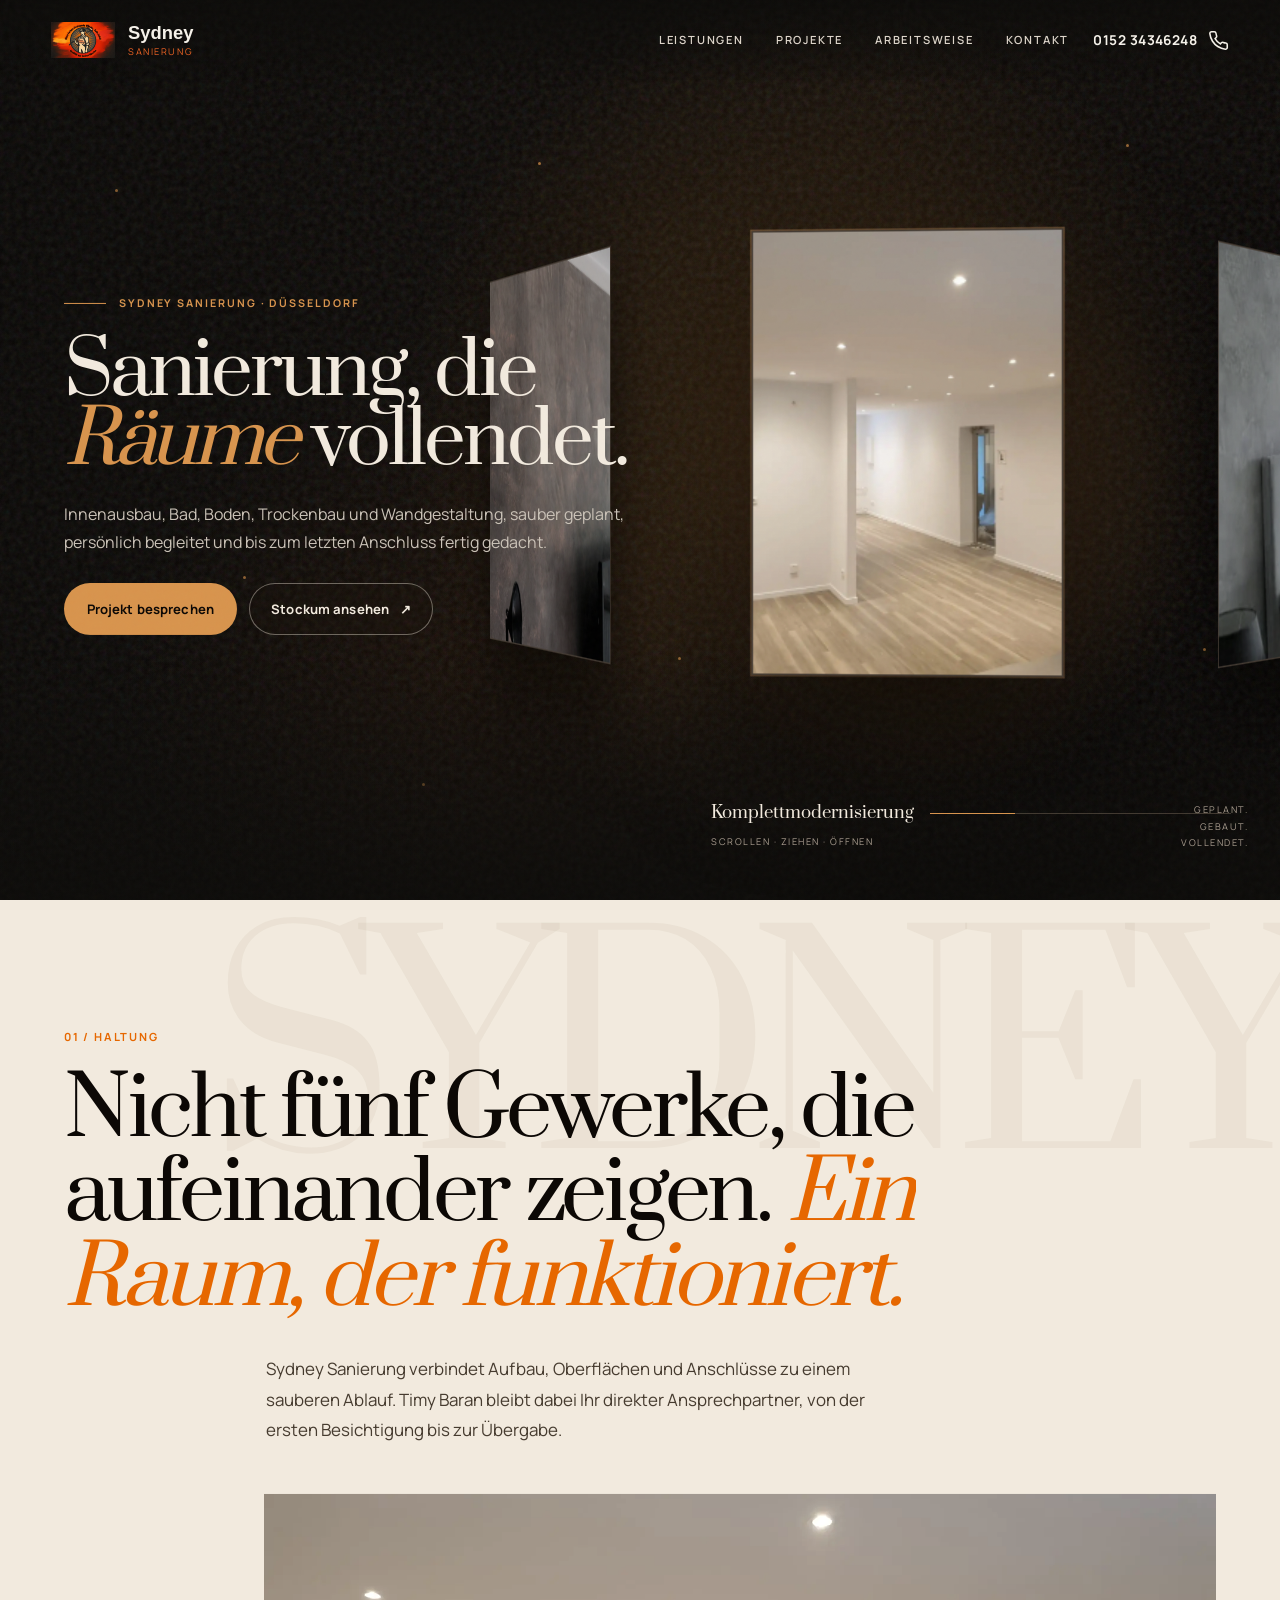
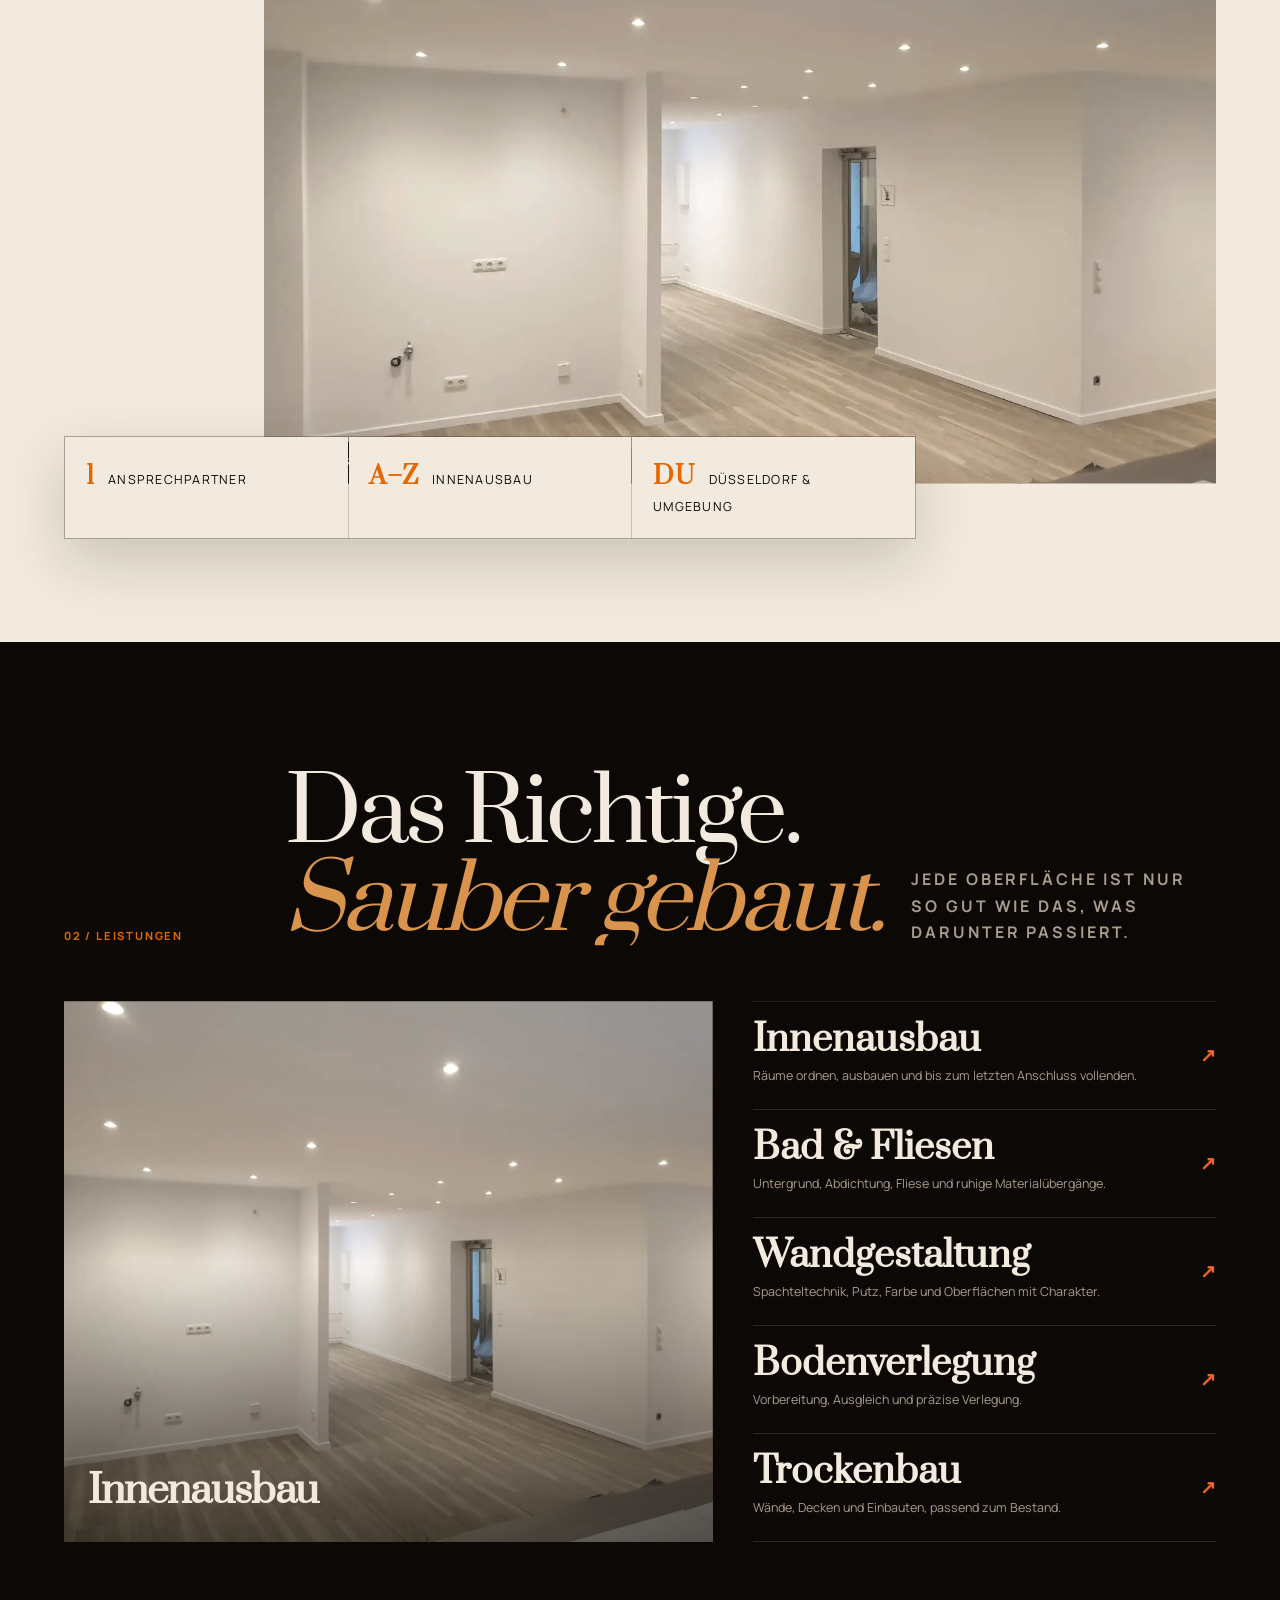
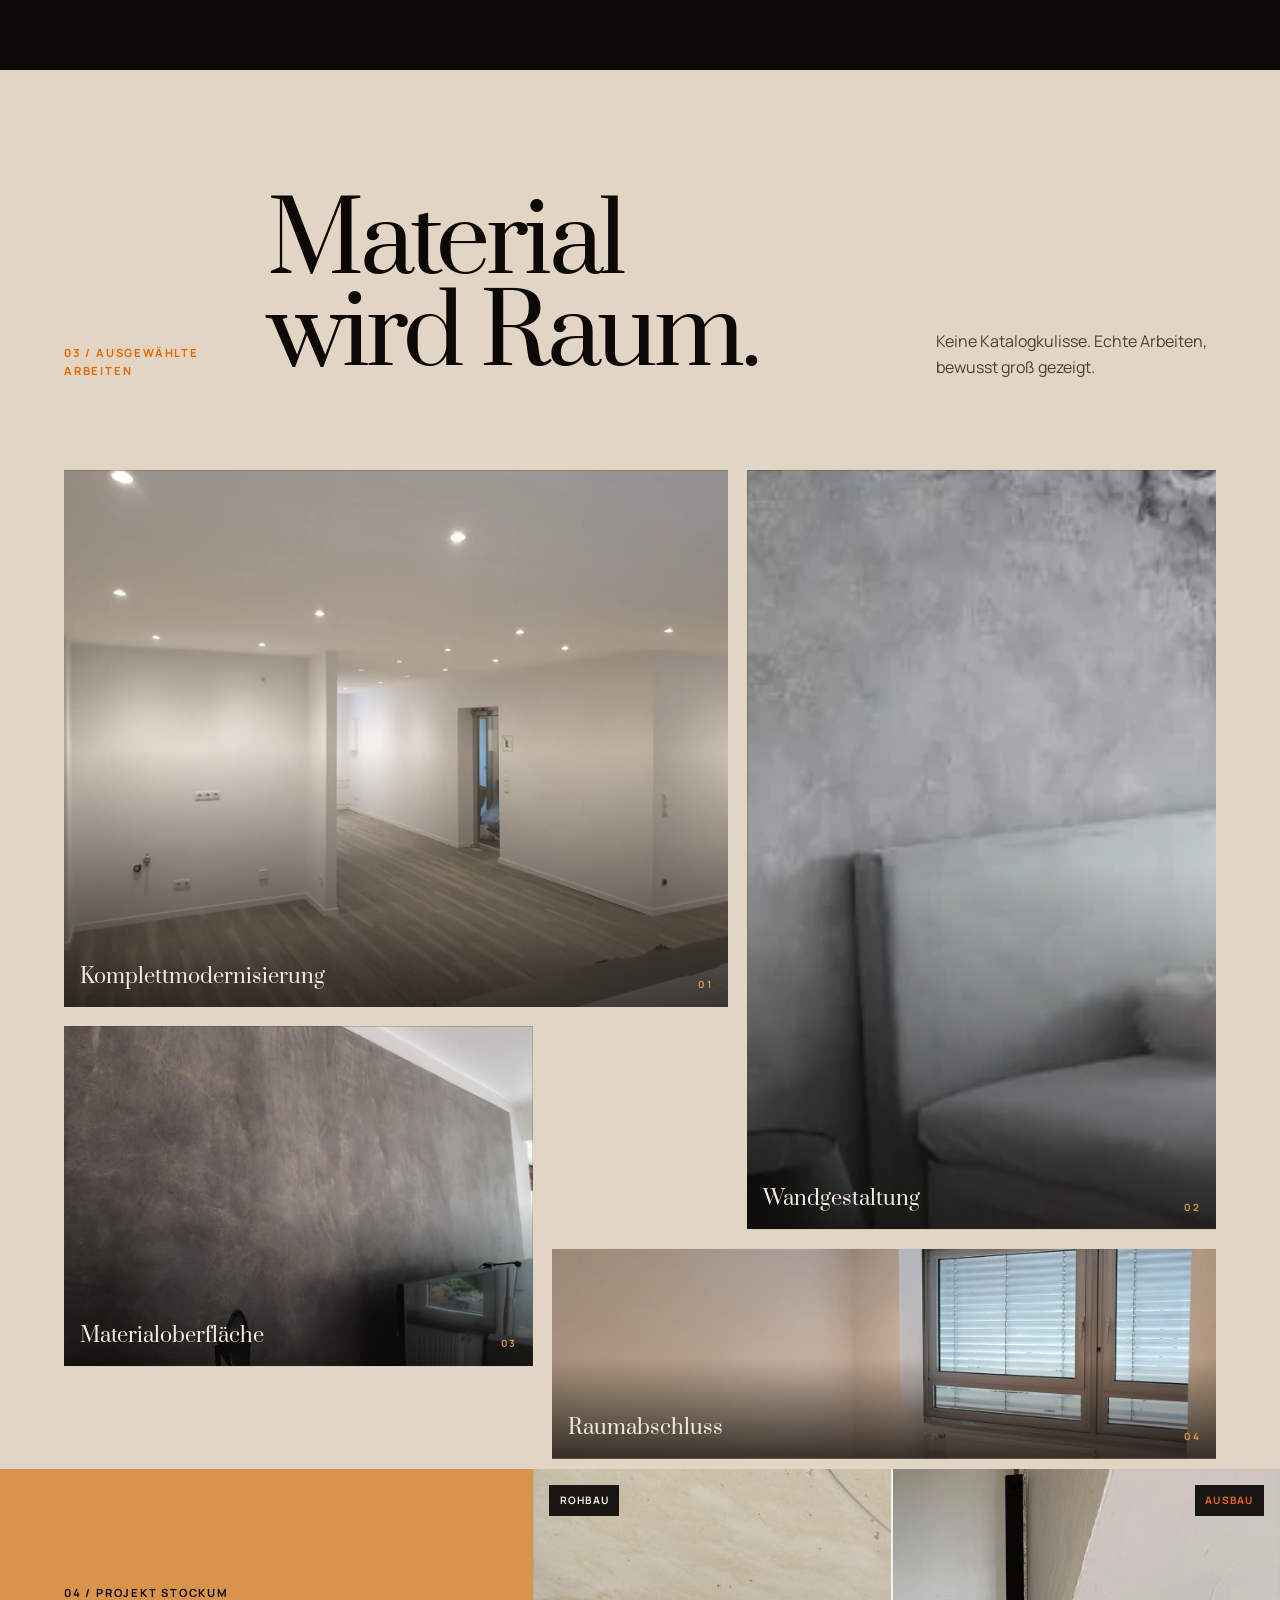
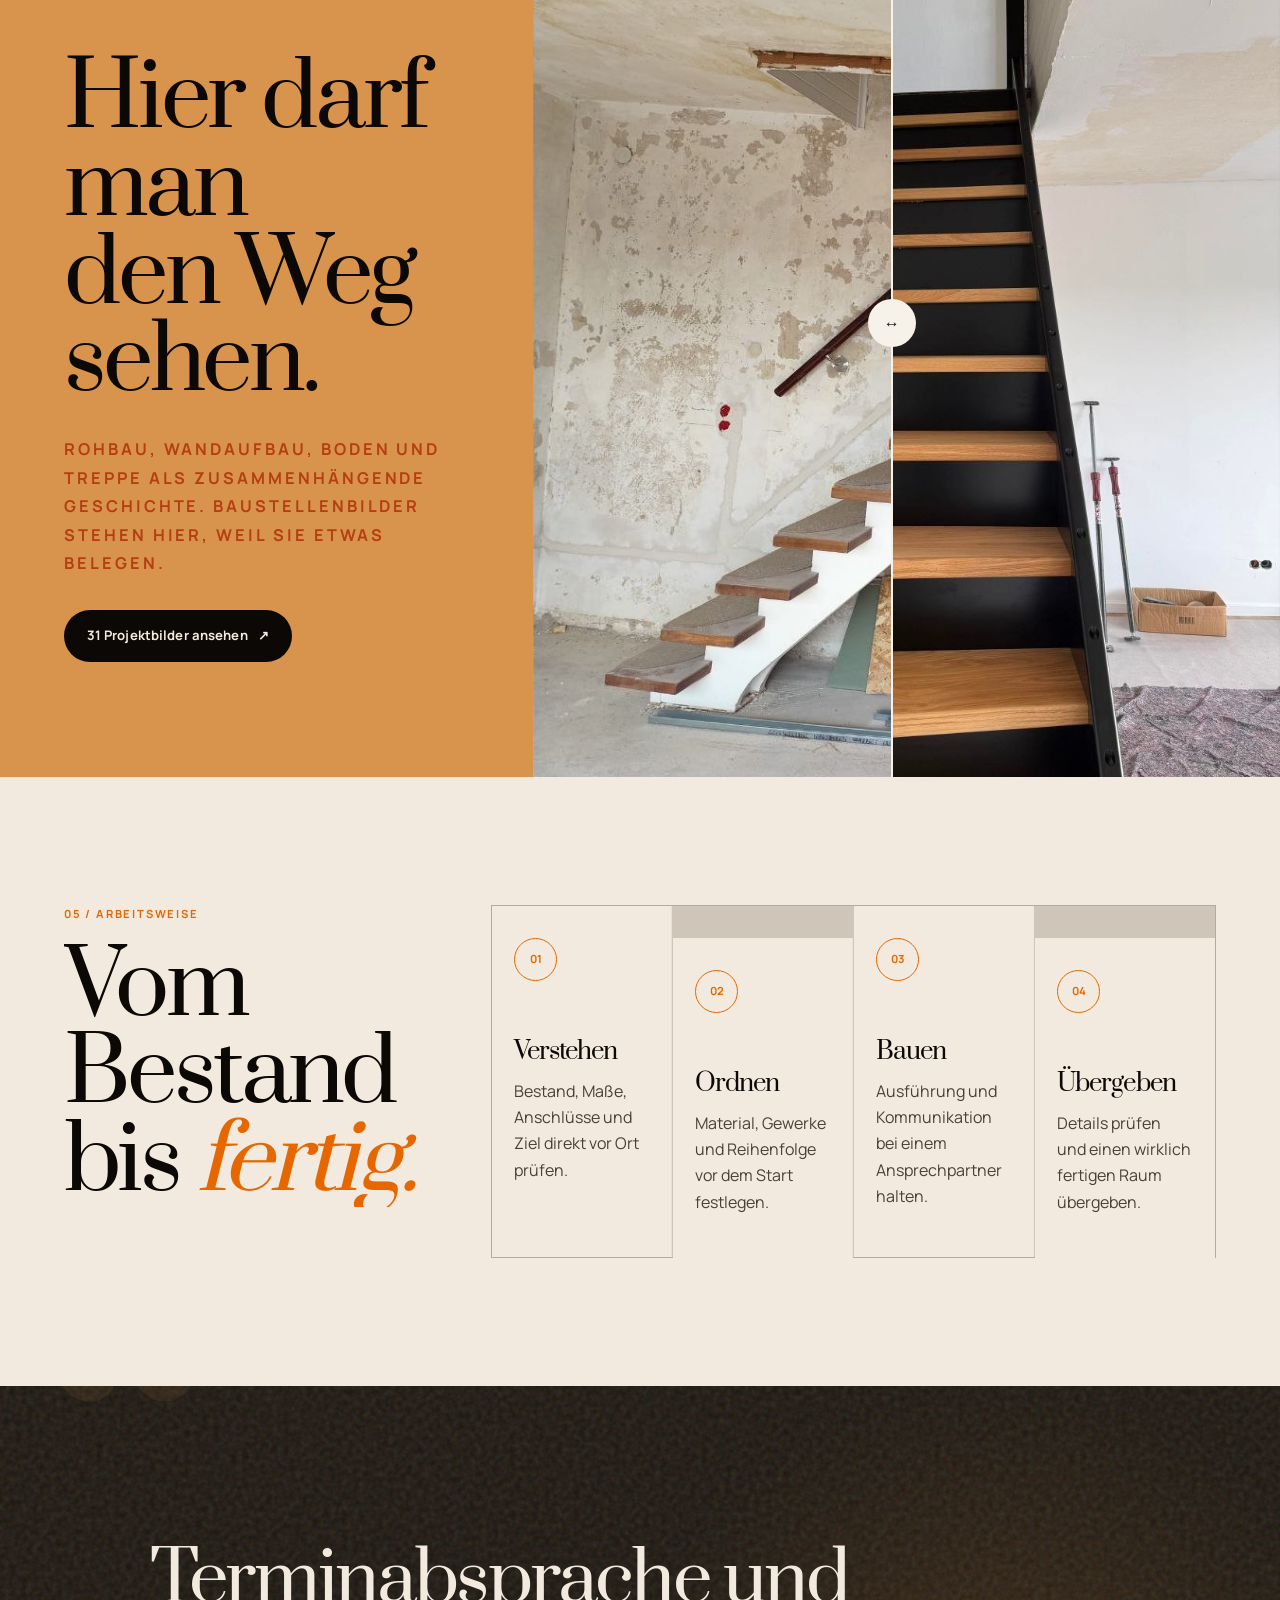
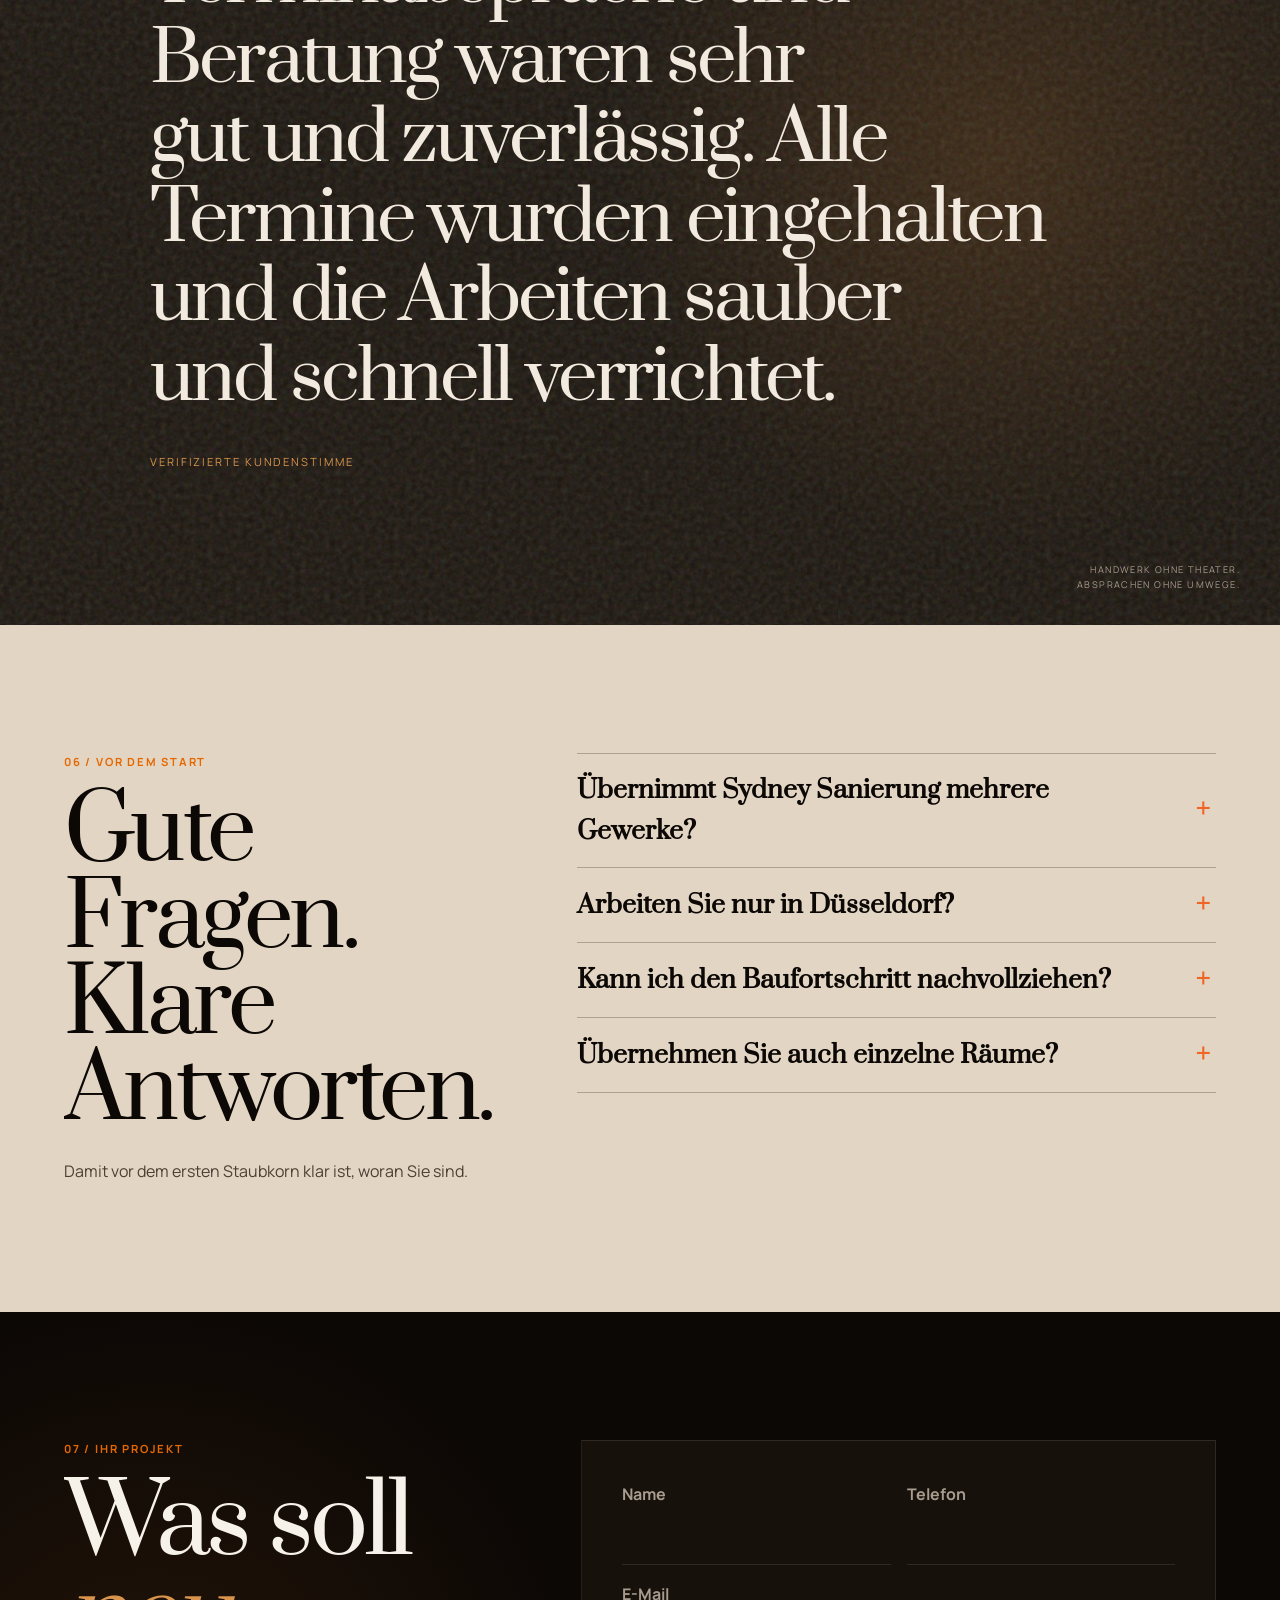
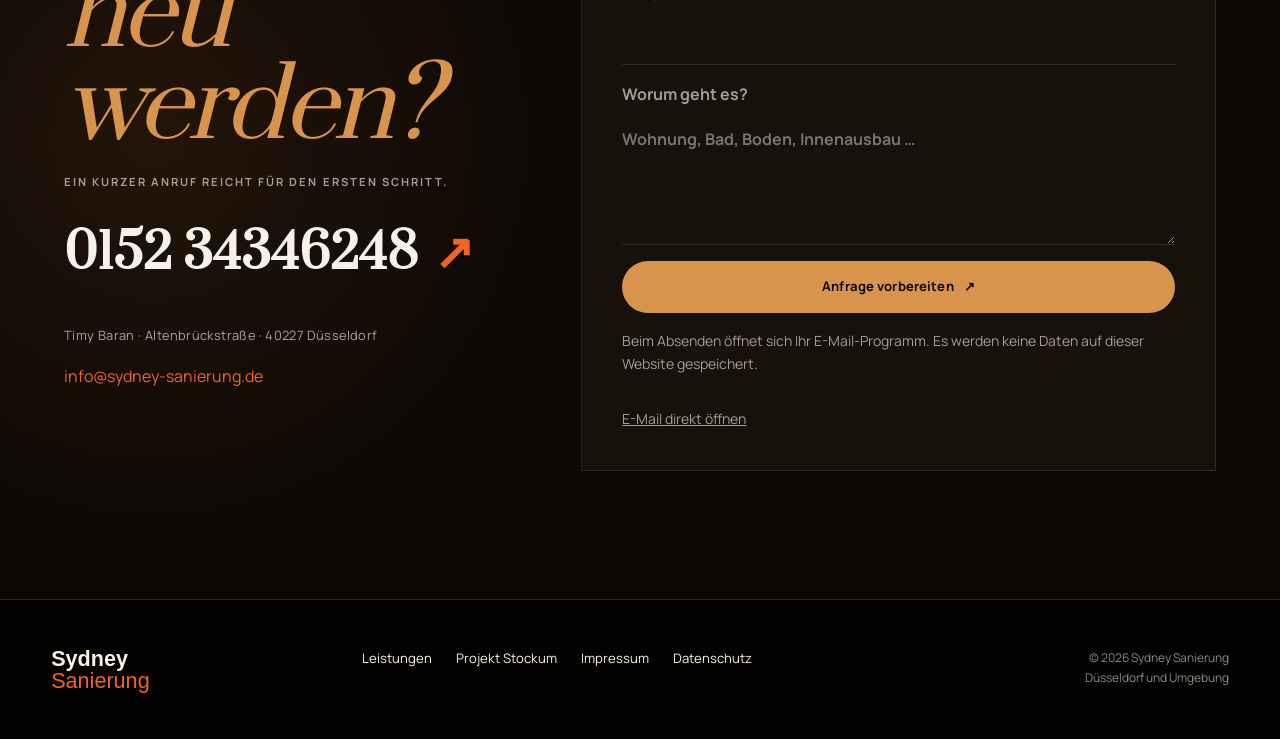
<file: index.html>
<!doctype html>
<html lang="de">
<head>
  <meta charset="utf-8">
  <meta name="viewport" content="width=device-width,initial-scale=1">
  <title>Sydney Sanierung | Sanierung & Raumgestaltung Düsseldorf</title>
  <meta name="description" content="Innenausbau, Bad, Boden, Trockenbau und Wandgestaltung in Düsseldorf. Sydney Sanierung plant und realisiert komplette Räume aus einer Hand.">
  <meta name="robots" content="index,follow">
  <meta name="theme-color" content="#0d0c0a">
  <meta property="og:title" content="Sydney Sanierung | Räume, die wirklich fertig sind">
  <meta property="og:description" content="Sanierung und Raumgestaltung in Düsseldorf, persönlich koordiniert und präzise ausgeführt.">
  <meta property="og:type" content="website">
  <meta property="og:url" content="https://sydney-sanierung-redesign-gpt5-6-codexapp.vercel.app/">
  <meta property="og:image" content="https://sydney-sanierung-redesign-gpt5-6-codexapp.vercel.app/assets/images/Wohnung_fertig.webp">
  <link rel="canonical" href="https://sydney-sanierung-redesign-gpt5-6-codexapp.vercel.app/">
  <link rel="preconnect" href="https://fonts.googleapis.com">
  <link rel="preconnect" href="https://fonts.gstatic.com" crossorigin>
  <link href="https://fonts.googleapis.com/css2?family=Manrope:wght@400;500;600;700&family=Prata&display=swap" rel="stylesheet">
  <link rel="stylesheet" href="assets/css/style.css">
  <link rel="stylesheet" href="assets/css/home-cinematic.css?v=3">
  <link rel="icon" href="assets/images/Logo.png">
  <script type="application/ld+json">{"@context":"https://schema.org","@type":"GeneralContractor","name":"Sydney Sanierung","url":"https://sydney-sanierung-redesign-gpt5-6-codexapp.vercel.app/","telephone":"+4915234346248","email":"info@sydney-sanierung.de","address":{"@type":"PostalAddress","streetAddress":"Altenbrückstraße","postalCode":"40227","addressLocality":"Düsseldorf","addressCountry":"DE"},"areaServed":["Düsseldorf","Düsseldorf und Umgebung"],"founder":{"@type":"Person","name":"Timy Baran"}}</script>
</head>
<body class="home-page">
  <a class="skip-link" href="#main">Direkt zum Inhalt</a>

  <header class="site-header cinema-header" data-header>
    <a class="brand cinema-brand" href="#top" aria-label="Sydney Sanierung Startseite">
      <span class="brand-mark"><img src="assets/images/Logo.png" alt="" aria-hidden="true"></span>
      <span class="brand-copy"><strong>Sydney</strong><small>Sanierung</small></span>
    </a>
    <nav class="desktop-nav" aria-label="Hauptnavigation">
      <a href="#leistungen">Leistungen</a><a href="#referenzen">Projekte</a><a href="#ablauf">Arbeitsweise</a><a href="#kontakt">Kontakt</a>
    </nav>
    <a class="header-phone" href="tel:+4915234346248"><span>0152 34346248</span><svg viewBox="0 0 24 24" aria-hidden="true"><path d="M22 16.92v3a2 2 0 0 1-2.18 2 19.8 19.8 0 0 1-8.63-3.07 19.5 19.5 0 0 1-6-6 19.8 19.8 0 0 1-3.07-8.67A2 2 0 0 1 4.11 2h3a2 2 0 0 1 2 1.72c.13.96.37 1.9.7 2.81a2 2 0 0 1-.45 2.11L8.09 9.91a16 16 0 0 0 6 6l1.27-1.27a2 2 0 0 1 2.11-.45c.91.33 1.85.57 2.81.7A2 2 0 0 1 22 16.92z"/></svg></a>
    <button class="menu-toggle" type="button" aria-expanded="false" aria-controls="mobile-nav" aria-label="Menü öffnen"><span></span><span></span></button>
    <nav class="mobile-nav" id="mobile-nav" aria-label="Mobile Navigation" hidden>
      <a href="#leistungen">Leistungen</a><a href="#referenzen">Projekte</a><a href="#ablauf">Arbeitsweise</a><a href="#kontakt">Kontakt</a><a href="tel:+4915234346248">0152 34346248 anrufen</a>
    </nav>
  </header>

  <main id="main">
    <!-- Cinematic hero -->
    <section class="cinema-hero" id="top" data-cinema-hero>
      <div class="hero-atmosphere" aria-hidden="true"><i></i><i></i><i></i><i></i><i></i><i></i><i></i><i></i><i></i></div>
      <div class="cinema-copy">
        <p class="cinema-kicker"><span></span>Sydney Sanierung · Düsseldorf</p>
        <h1>Sanierung, die<br><em>Räume</em> vollendet.</h1>
        <p class="cinema-lead">Innenausbau, Bad, Boden, Trockenbau und Wandgestaltung, sauber geplant, persönlich begleitet und bis zum letzten Anschluss fertig gedacht.</p>
        <div class="cinema-actions">
          <a class="cinema-button cinema-button-solid" href="#kontakt">Projekt besprechen</a>
          <a class="cinema-button cinema-button-ghost" href="projekte/projekt-stockum/">Stockum ansehen <span aria-hidden="true">↗</span></a>
        </div>
      </div>

      <div class="project-orbit" data-orbit aria-label="Rotierende Galerie fertiger Arbeiten">
        <div class="orbit-glow" aria-hidden="true"></div>
        <div class="orbit-scene">
          <div class="orbit-ring" data-orbit-ring>
            <button class="orbit-card" style="--i:0" type="button" data-title="Komplettmodernisierung" data-lightbox="assets/images/Wohnung_fertig.webp" data-caption="Fertig modernisierter Wohnraum"><img src="assets/images/Wohnung_fertig.webp" alt="Heller, fertig modernisierter Wohnraum" fetchpriority="high"></button>
            <button class="orbit-card" style="--i:1" type="button" data-title="Spachteltechnik" data-lightbox="assets/images/Spachteltechnik_Schlafzimmer.webp" data-caption="Spachteltechnik im Schlafzimmer"><img src="assets/images/Spachteltechnik_Schlafzimmer.webp" alt="Fertiges Schlafzimmer mit ausdrucksstarker Spachtelwand"></button>
            <button class="orbit-card" style="--i:2" type="button" data-title="Ruhiger Abschluss" data-lightbox="assets/images/Schlafzimmer_fertig.jpg" data-caption="Fertig modernisierter Schlafraum"><img src="assets/images/Schlafzimmer_fertig.jpg" alt="Fertig modernisierter Schlafraum"></button>
            <button class="orbit-card" style="--i:3" type="button" data-title="Materialtiefe" data-lightbox="assets/images/Spachteltechnik2.jpg" data-caption="Mineralische Wandgestaltung"><img src="assets/images/Spachteltechnik2.jpg" alt="Fertige mineralische Wandoberfläche"></button>
            <button class="orbit-card" style="--i:4" type="button" data-title="Wandgestaltung" data-lightbox="assets/images/Spachteltechnik2.jpg" data-caption="Mineralische Wandgestaltung"><img src="assets/images/Spachteltechnik2.jpg" alt="Fertige mineralische Wandoberfläche"></button>
            <button class="orbit-card" style="--i:5" type="button" data-title="Strukturwand" data-lightbox="assets/images/Spachteltechnik_Schlafzimmer.webp" data-caption="Spachteltechnik im Schlafzimmer"><img src="assets/images/Spachteltechnik_Schlafzimmer.webp" alt="Fertiges Schlafzimmer mit ausdrucksstarker Spachtelwand"></button>
            <button class="orbit-card" style="--i:6" type="button" data-title="Schlafraum" data-lightbox="assets/images/Schlafzimmer_fertig.jpg" data-caption="Fertig modernisierter Schlafraum"><img src="assets/images/Schlafzimmer_fertig.jpg" alt="Fertig modernisierter Schlafraum"></button>
            <button class="orbit-card" style="--i:7" type="button" data-title="Materialtiefe" data-lightbox="assets/images/Spachteltechnik2.jpg" data-caption="Mineralische Wandgestaltung"><img src="assets/images/Spachteltechnik2.jpg" alt="Fertige mineralische Wandoberfläche"></button>
          </div>
        </div>
        <div class="orbit-meta"><span data-orbit-title>Komplettmodernisierung</span><b><i></i></b><small>scrollen · ziehen · öffnen</small></div>
      </div>
      <p class="hero-signature">Geplant.<br>Gebaut.<br>Vollendet.</p>
    </section>

    <!-- Manifest -->
    <section class="home-manifest">
      <div class="manifest-copy" data-reveal="left">
        <span class="section-index">01 / Haltung</span>
        <h2>Nicht fünf Gewerke, die aufeinander zeigen. <em>Ein Raum, der funktioniert.</em></h2>
        <p>Sydney Sanierung verbindet Aufbau, Oberflächen und Anschlüsse zu einem sauberen Ablauf. Timy Baran bleibt dabei Ihr direkter Ansprechpartner, von der ersten Besichtigung bis zur Übergabe.</p>
      </div>
      <figure class="manifest-image" data-reveal="clip"><img src="assets/images/Wohnung_fertig.webp" alt="Heller, komplett modernisierter Wohnraum" loading="lazy"><figcaption>Düsseldorf · Komplettmodernisierung</figcaption></figure>
      <div class="manifest-proof" aria-label="Kurzprofil"><span><strong>1</strong> Ansprechpartner</span><span><strong>A–Z</strong> Innenausbau</span><span><strong>DU</strong> Düsseldorf & Umgebung</span></div>
    </section>

    <!-- Services stage -->
    <section class="services cinematic-services" id="leistungen">
      <div class="services-heading" data-reveal="left"><span class="section-index">02 / Leistungen</span><h2>Das Richtige.<br><em>Sauber gebaut.</em></h2><p>Jede Oberfläche ist nur so gut wie das, was darunter passiert.</p></div>
      <div class="services-body">
        <figure class="service-stage" data-reveal="scale"><img data-service-image src="assets/images/Wohnung_fertig.webp" alt="Fertig sanierter offener Wohnraum"><figcaption data-service-caption>Innenausbau</figcaption></figure>
        <div class="service-list" data-reveal="right">
          <button type="button" data-service data-image="assets/images/Wohnung_fertig.webp" data-alt="Fertig sanierter offener Wohnraum"><span>Innenausbau</span><small>Räume ordnen, ausbauen und bis zum letzten Anschluss vollenden.</small><b>↗</b></button>
          <button type="button" data-service data-image="assets/images/Schlafzimmer_fertig.jpg" data-alt="Fertig modernisierter Raum"><span>Bad & Fliesen</span><small>Untergrund, Abdichtung, Fliese und ruhige Materialübergänge.</small><b>↗</b></button>
          <button type="button" data-service data-image="assets/images/Spachteltechnik_Schlafzimmer.webp" data-alt="Schlafzimmer mit fertiger Spachtelwand"><span>Wandgestaltung</span><small>Spachteltechnik, Putz, Farbe und Oberflächen mit Charakter.</small><b>↗</b></button>
          <button type="button" data-service data-image="assets/images/stockum/projekt-stockum_25.jpg" data-alt="Fertig verlegter Boden im Projekt Stockum"><span>Bodenverlegung</span><small>Vorbereitung, Ausgleich und präzise Verlegung.</small><b>↗</b></button>
          <button type="button" data-service data-image="assets/images/Wohnung_fertig.webp" data-alt="Fertig sanierter offener Wohnraum"><span>Trockenbau</span><small>Wände, Decken und Einbauten, passend zum Bestand.</small><b>↗</b></button>
        </div>
      </div>
    </section>

    <!-- Finished project film -->
    <section class="project-film" id="referenzen">
      <header class="film-heading"><span class="section-index">03 / Ausgewählte Arbeiten</span><h2>Material wird Raum.</h2><p>Keine Katalogkulisse. Echte Arbeiten, bewusst groß gezeigt.</p></header>
      <div class="film-track">
        <button class="film-frame film-frame-wide" type="button" data-lightbox="assets/images/Wohnung_fertig.webp" data-caption="Komplettmodernisierung · Düsseldorf" data-reveal="clip"><img src="assets/images/Wohnung_fertig.webp" alt="Heller modernisierter Wohnraum" loading="lazy"><span>Komplettmodernisierung <b>01</b></span></button>
        <button class="film-frame film-frame-tall" type="button" data-lightbox="assets/images/Spachteltechnik_Schlafzimmer.webp" data-caption="Wandgestaltung · Schlafzimmer" data-reveal="scale"><img src="assets/images/Spachteltechnik_Schlafzimmer.webp" alt="Schlafzimmer mit fertiger Spachtelwand" loading="lazy"><span>Wandgestaltung <b>02</b></span></button>
        <button class="film-frame film-frame-dark" type="button" data-lightbox="assets/images/Spachteltechnik2.jpg" data-caption="Mineralische Oberfläche · Düsseldorf" data-reveal="clip"><img src="assets/images/Spachteltechnik2.jpg" alt="Fertige mineralische Wandoberfläche" loading="lazy"><span>Materialoberfläche <b>03</b></span></button>
        <button class="film-frame film-frame-detail" type="button" data-lightbox="assets/images/Schlafzimmer_fertig.jpg" data-caption="Raumabschluss · Düsseldorf" data-reveal="scale"><img src="assets/images/Schlafzimmer_fertig.jpg" alt="Fertig modernisierter Schlafraum" loading="lazy"><span>Raumabschluss <b>04</b></span></button>
      </div>
    </section>

    <!-- Stockum proof -->
    <section class="stockum-feature cinematic-stockum">
      <div class="stockum-copy" data-reveal="left"><span class="section-index">04 / Projekt Stockum</span><h2>Hier darf man<br>den Weg sehen.</h2><p>Rohbau, Wandaufbau, Boden und Treppe als zusammenhängende Geschichte. Baustellenbilder stehen hier, weil sie etwas belegen.</p><a class="cinema-button cinema-button-dark" href="projekte/projekt-stockum/">31 Projektbilder ansehen <span>↗</span></a></div>
      <div class="compare" data-compare data-reveal="scale" style="--split:48%">
        <img class="compare-after" src="assets/images/stockum/projekt-stockum_29.jpg" alt="Treppe mit schwarzen Wangen und Holzstufen im Projekt Stockum" loading="lazy">
        <div class="compare-before"><img src="assets/images/stockum/projekt-stockum_08.jpg" alt="Treppenbereich im Rohbau im Projekt Stockum" loading="lazy"></div>
        <span class="compare-label compare-label-before">Rohbau</span><span class="compare-label compare-label-after">Ausbau</span><span class="compare-line" aria-hidden="true"><b>↔</b></span>
        <input type="range" min="5" max="95" value="48" aria-label="Vorher-Nachher-Vergleich verschieben">
      </div>
    </section>

    <!-- Process -->
    <section class="process cinematic-process" id="ablauf">
      <div class="process-heading" data-reveal="left"><span class="section-index">05 / Arbeitsweise</span><h2>Vom Bestand<br>bis <em>fertig.</em></h2></div>
      <ol class="process-list">
        <li data-reveal="right"><strong>01</strong><div><h3>Verstehen</h3><p>Bestand, Maße, Anschlüsse und Ziel direkt vor Ort prüfen.</p></div></li>
        <li data-reveal="right"><strong>02</strong><div><h3>Ordnen</h3><p>Material, Gewerke und Reihenfolge vor dem Start festlegen.</p></div></li>
        <li data-reveal="right"><strong>03</strong><div><h3>Bauen</h3><p>Ausführung und Kommunikation bei einem Ansprechpartner halten.</p></div></li>
        <li data-reveal="right"><strong>04</strong><div><h3>Übergeben</h3><p>Details prüfen und einen wirklich fertigen Raum übergeben.</p></div></li>
      </ol>
    </section>

    <!-- Testimonial -->
    <section class="cinematic-review">
      <span class="quote-mark" aria-hidden="true">“</span>
      <blockquote data-reveal="scale"><p>Terminabsprache und Beratung waren sehr gut und zuverlässig. Alle Termine wurden eingehalten und die Arbeiten sauber und schnell verrichtet.</p><footer>Verifizierte Kundenstimme</footer></blockquote>
      <p class="review-side">Handwerk ohne Theater.<br>Absprachen ohne Umwege.</p>
    </section>

    <!-- FAQ -->
    <section class="faq cinematic-faq">
      <div class="faq-heading" data-reveal="left"><span class="section-index">06 / Vor dem Start</span><h2>Gute Fragen.<br>Klare Antworten.</h2><p>Damit vor dem ersten Staubkorn klar ist, woran Sie sind.</p></div>
      <div class="faq-list" data-reveal="right">
        <details><summary>Übernimmt Sydney Sanierung mehrere Gewerke?</summary><p>Ja. Innenausbau, Trockenbau, Böden, Fliesen, Putz und Wandgestaltung können als zusammenhängendes Projekt koordiniert werden.</p></details>
        <details><summary>Arbeiten Sie nur in Düsseldorf?</summary><p>Der Schwerpunkt liegt in Düsseldorf und Umgebung. Ob Ihr Projekt im Einsatzgebiet liegt, klären wir direkt am Telefon.</p></details>
        <details><summary>Kann ich den Baufortschritt nachvollziehen?</summary><p>Ja. Klare Absprachen und ein persönlicher Ansprechpartner sorgen dafür, dass Sie den nächsten Schritt kennen.</p></details>
        <details><summary>Übernehmen Sie auch einzelne Räume?</summary><p>Ja. Vom Bad bis zur kompletten Wohnung wird der Umfang passend zum Bestand und Ziel geplant.</p></details>
      </div>
    </section>

    <!-- Contact -->
    <section class="contact cinematic-contact" id="kontakt">
      <div class="contact-copy" data-reveal="left"><span class="section-index">07 / Ihr Projekt</span><h2>Was soll<br><em>neu werden?</em></h2><p>Ein kurzer Anruf reicht für den ersten Schritt.</p><a class="contact-phone" href="tel:+4915234346248">0152 34346248 <b>↗</b></a><address>Timy Baran · Altenbrückstraße · 40227 Düsseldorf</address><a href="mailto:info@sydney-sanierung.de">info@sydney-sanierung.de</a></div>
      <form class="contact-form" data-contact-form data-email="info@sydney-sanierung.de" data-reveal="right">
        <div class="field-row"><label>Name<input name="name" autocomplete="name" required></label><label>Telefon<input name="telefon" type="tel" autocomplete="tel"></label></div>
        <label>E-Mail<input name="email" type="email" autocomplete="email" required></label>
        <label>Worum geht es?<textarea name="projekt" rows="4" placeholder="Wohnung, Bad, Boden, Innenausbau …" required></textarea></label>
        <button class="cinema-button cinema-button-solid" type="submit">Anfrage vorbereiten <span>↗</span></button>
        <p class="form-note">Beim Absenden öffnet sich Ihr E-Mail-Programm. Es werden keine Daten auf dieser Website gespeichert.</p>
        <p class="form-status" data-form-status role="status" aria-live="polite"></p><a class="form-fallback" data-form-fallback href="mailto:info@sydney-sanierung.de">E-Mail direkt öffnen</a>
      </form>
    </section>
  </main>

  <footer class="site-footer cinematic-footer"><a class="footer-brand" href="#top"><strong>Sydney</strong><span>Sanierung</span></a><nav aria-label="Footer"><a href="#leistungen">Leistungen</a><a href="projekte/projekt-stockum/">Projekt Stockum</a><a href="impressum.html">Impressum</a><a href="datenschutz.html">Datenschutz</a></nav><p>© 2026 Sydney Sanierung<br>Düsseldorf und Umgebung</p></footer>
  <a class="floating-call" href="tel:+4915234346248" aria-label="Sydney Sanierung anrufen"><svg viewBox="0 0 24 24" aria-hidden="true"><path d="M22 16.92v3a2 2 0 0 1-2.18 2 19.8 19.8 0 0 1-8.63-3.07 19.5 19.5 0 0 1-6-6 19.8 19.8 0 0 1-3.07-8.67A2 2 0 0 1 4.11 2h3a2 2 0 0 1 2 1.72c.13.96.37 1.9.7 2.81a2 2 0 0 1-.45 2.11L8.09 9.91a16 16 0 0 0 6 6l1.27-1.27a2 2 0 0 1 2.11-.45c.91.33 1.85.57 2.81.7A2 2 0 0 1 22 16.92z"/></svg></a>

  <dialog class="lightbox cinematic-lightbox" id="lightbox"><button class="lightbox-close" type="button" aria-label="Bildansicht schließen">×</button><div class="lightbox-beam" aria-hidden="true"></div><img src="assets/images/Wohnung_fertig.webp" alt=""><p></p></dialog>
  <script src="assets/js/main.js?v=2" defer></script>
  <script src="assets/js/home-cinematic.js?v=3" defer></script>
</body>
</html>
</file>
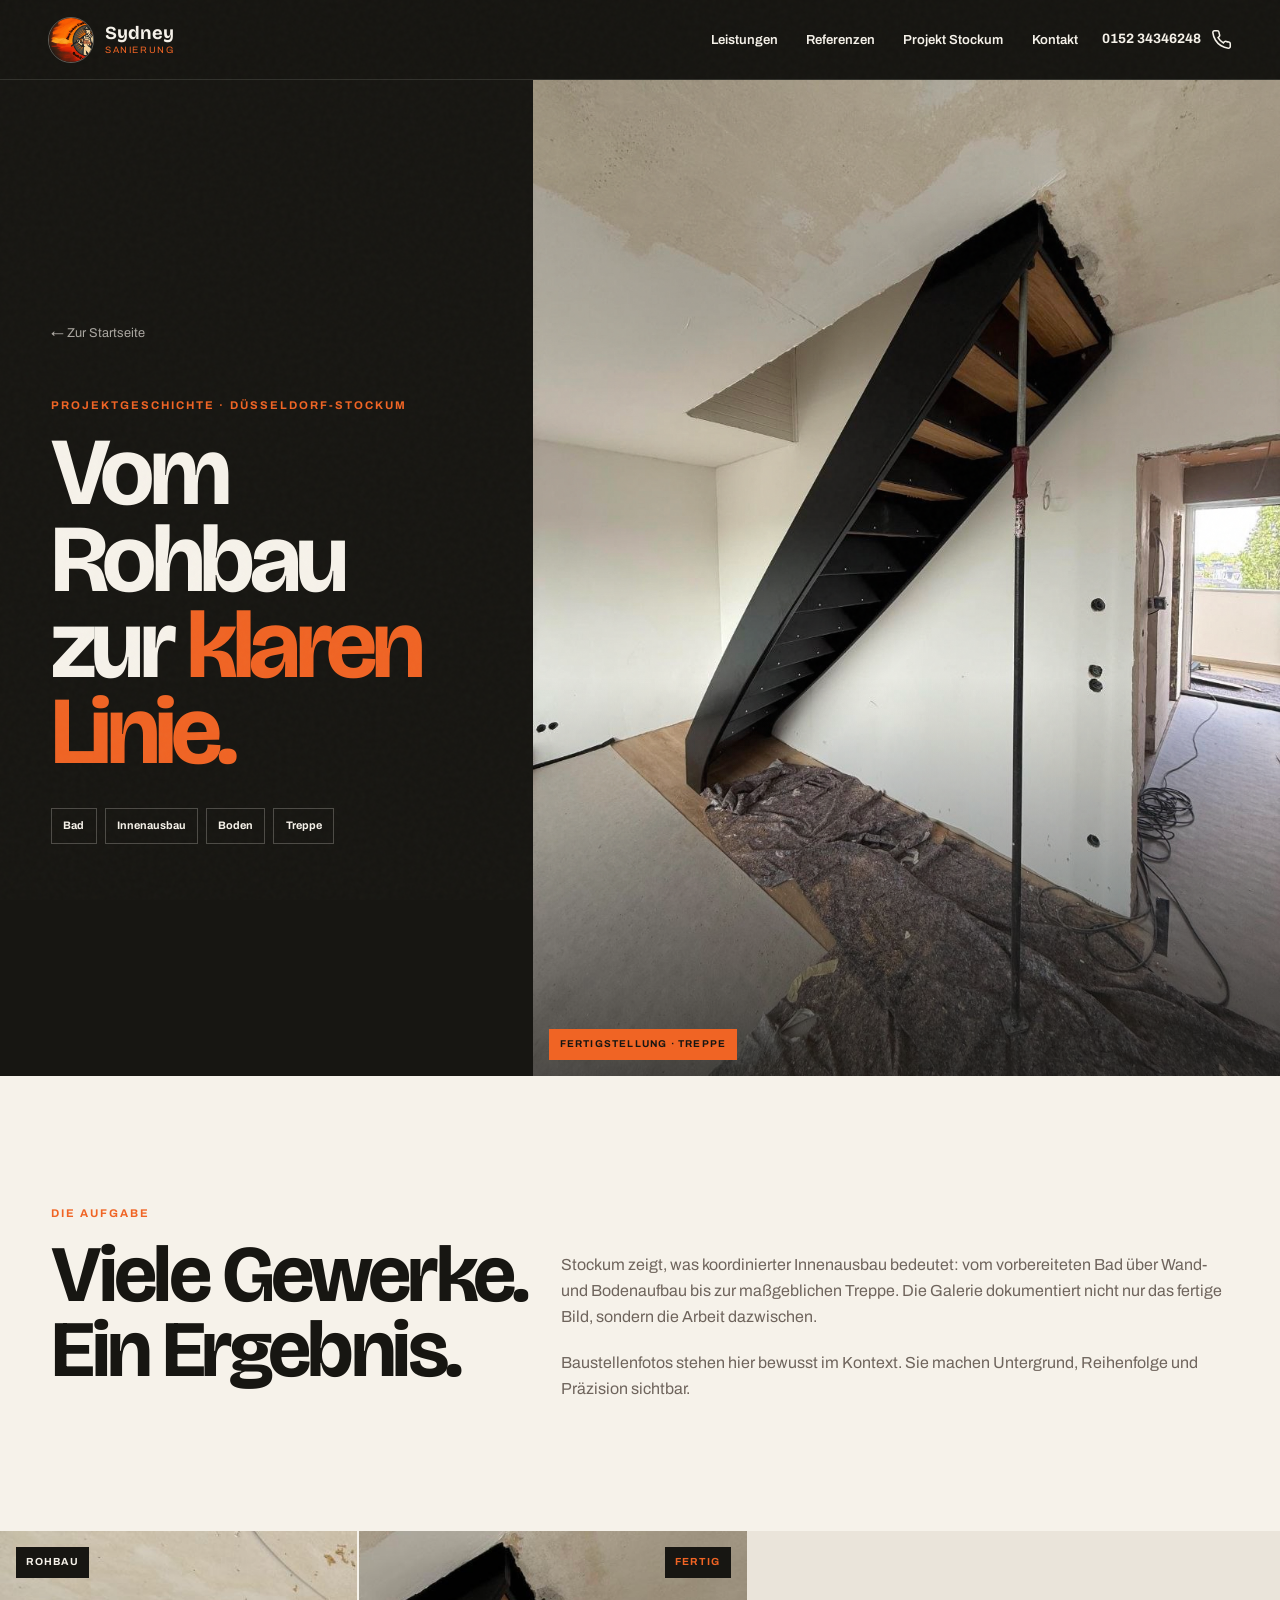
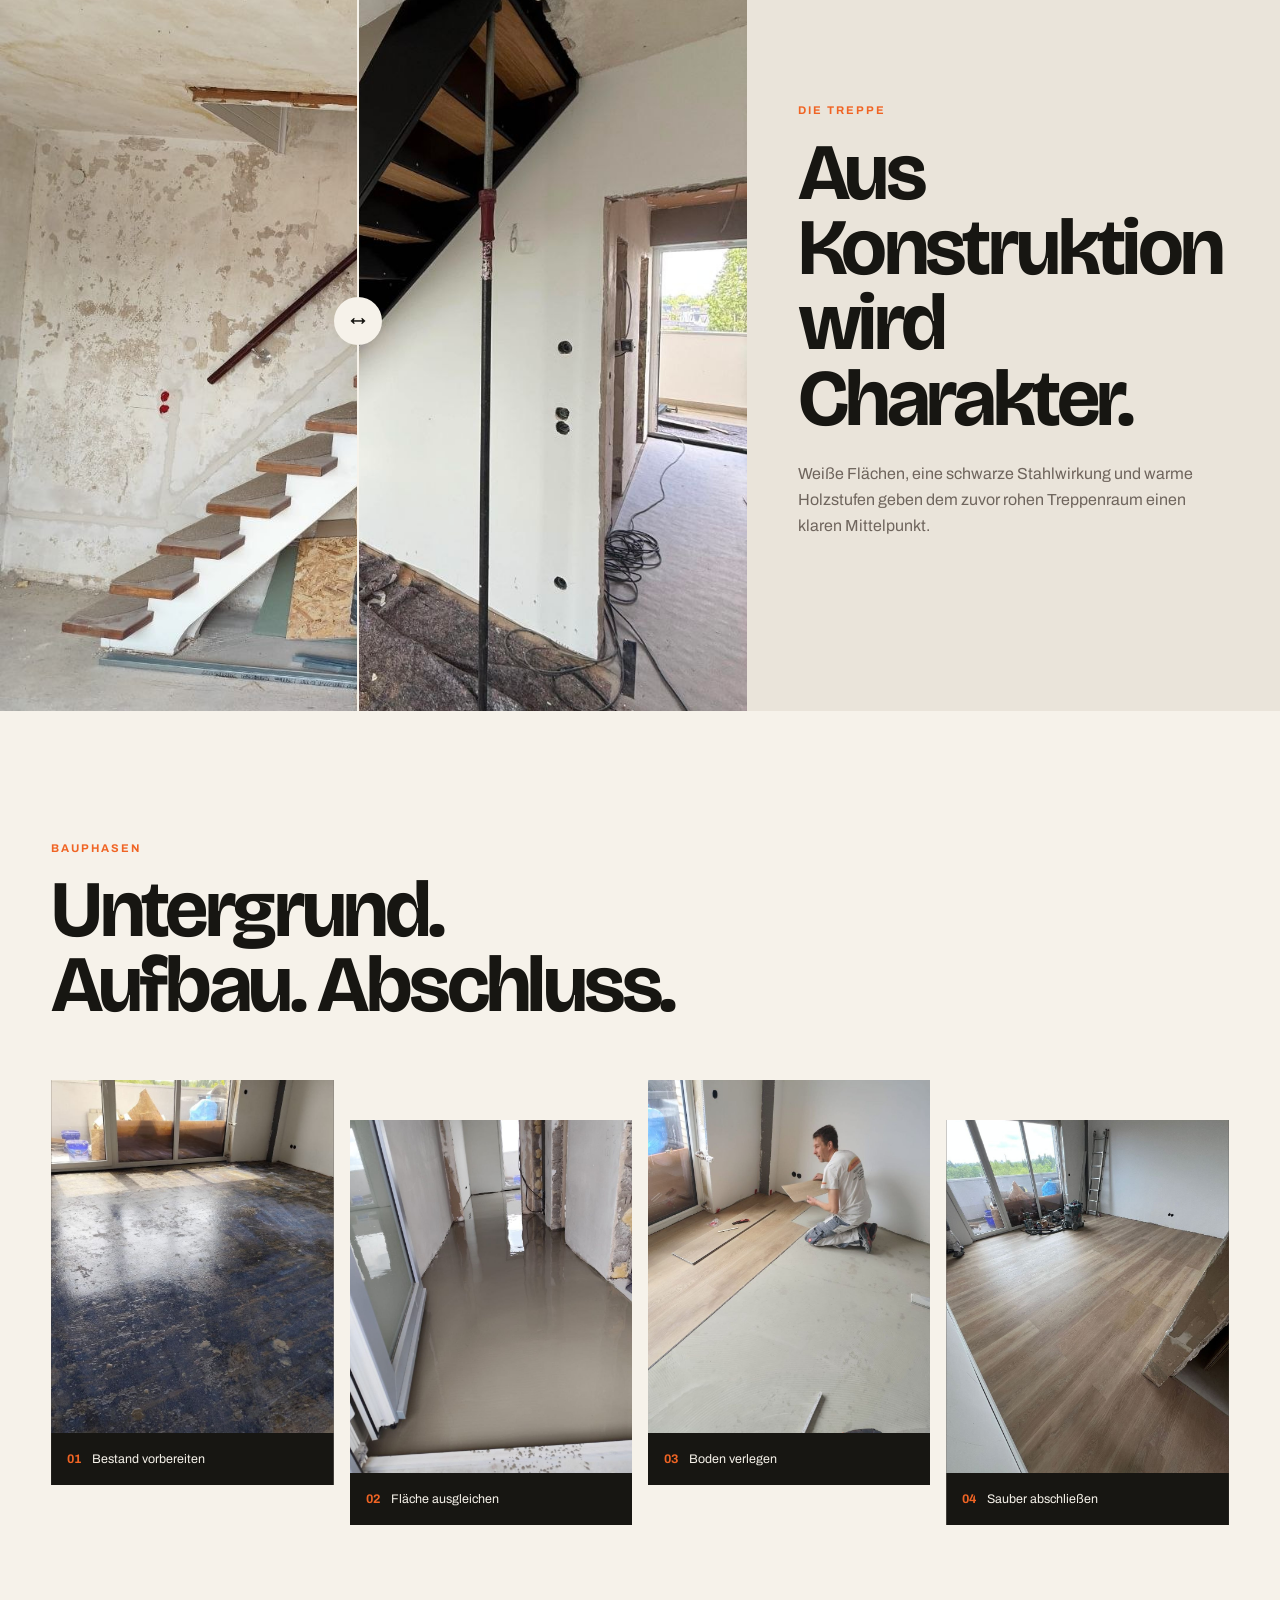
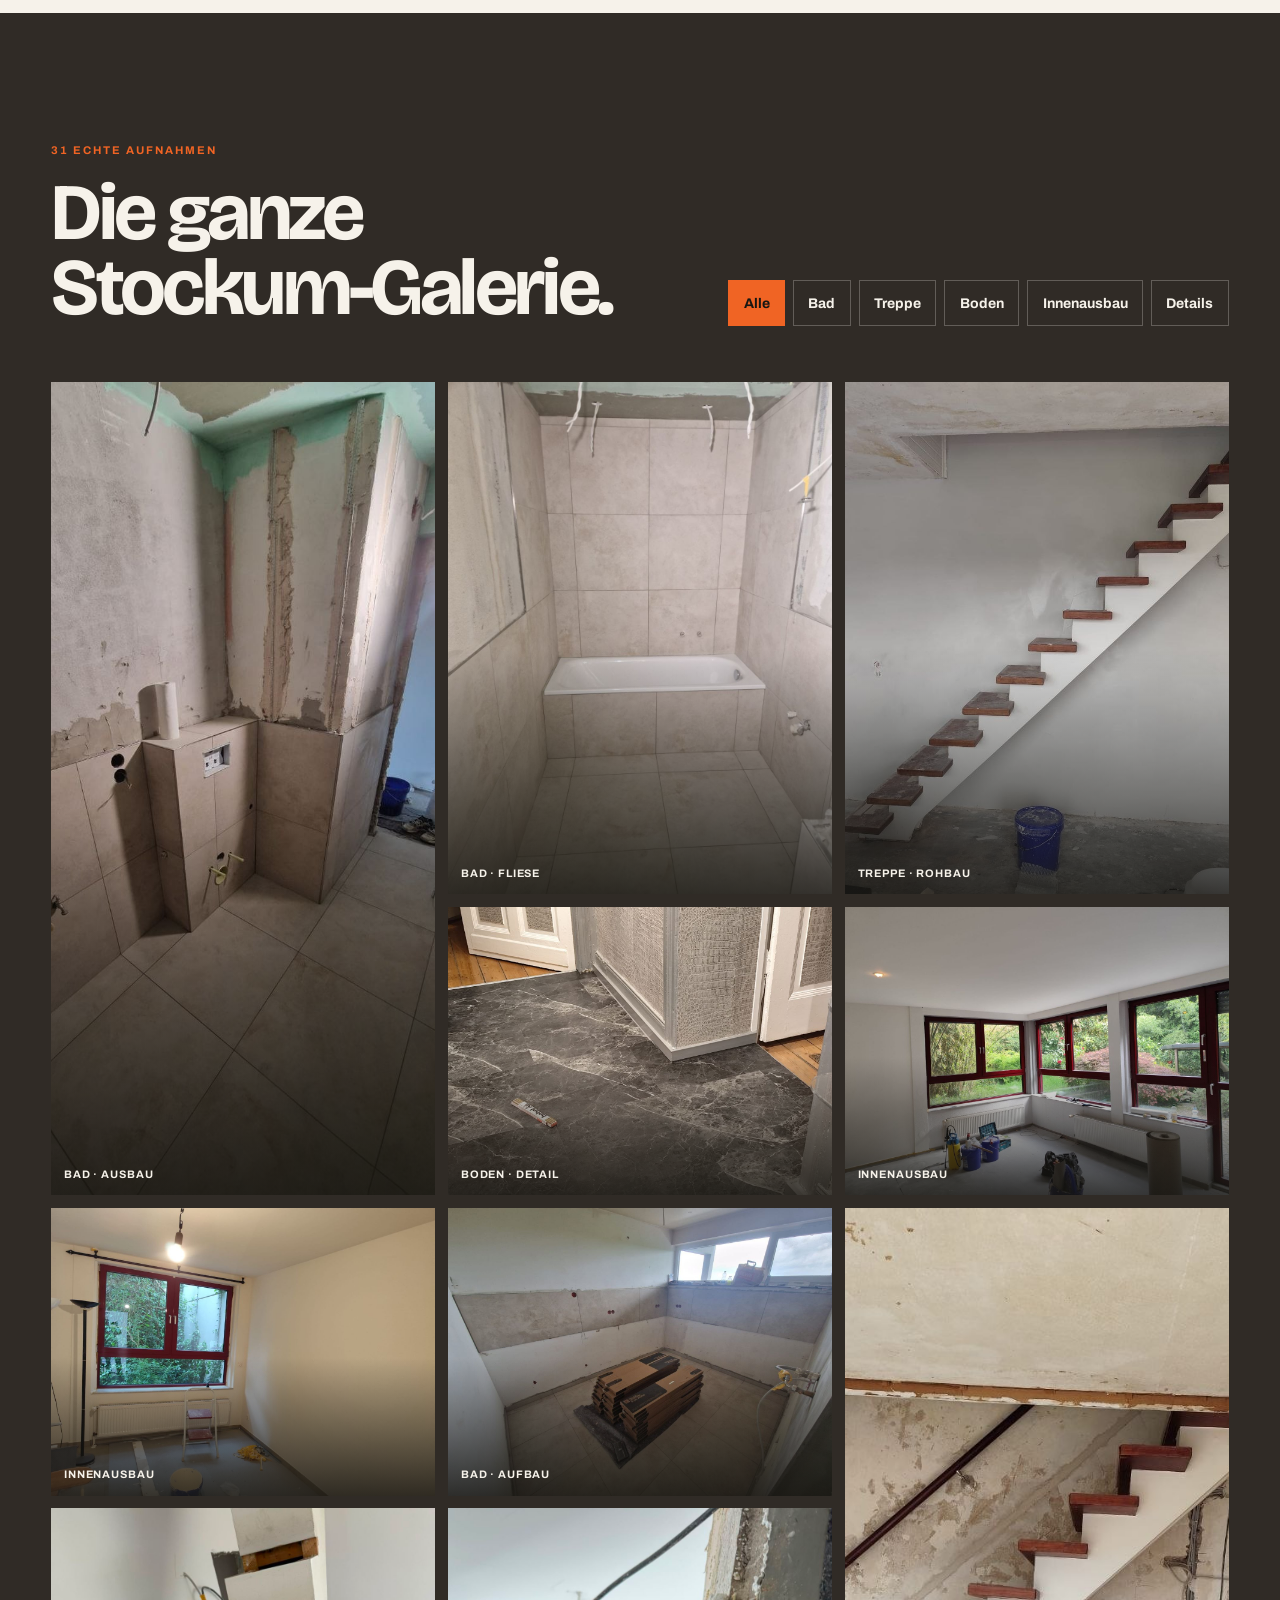
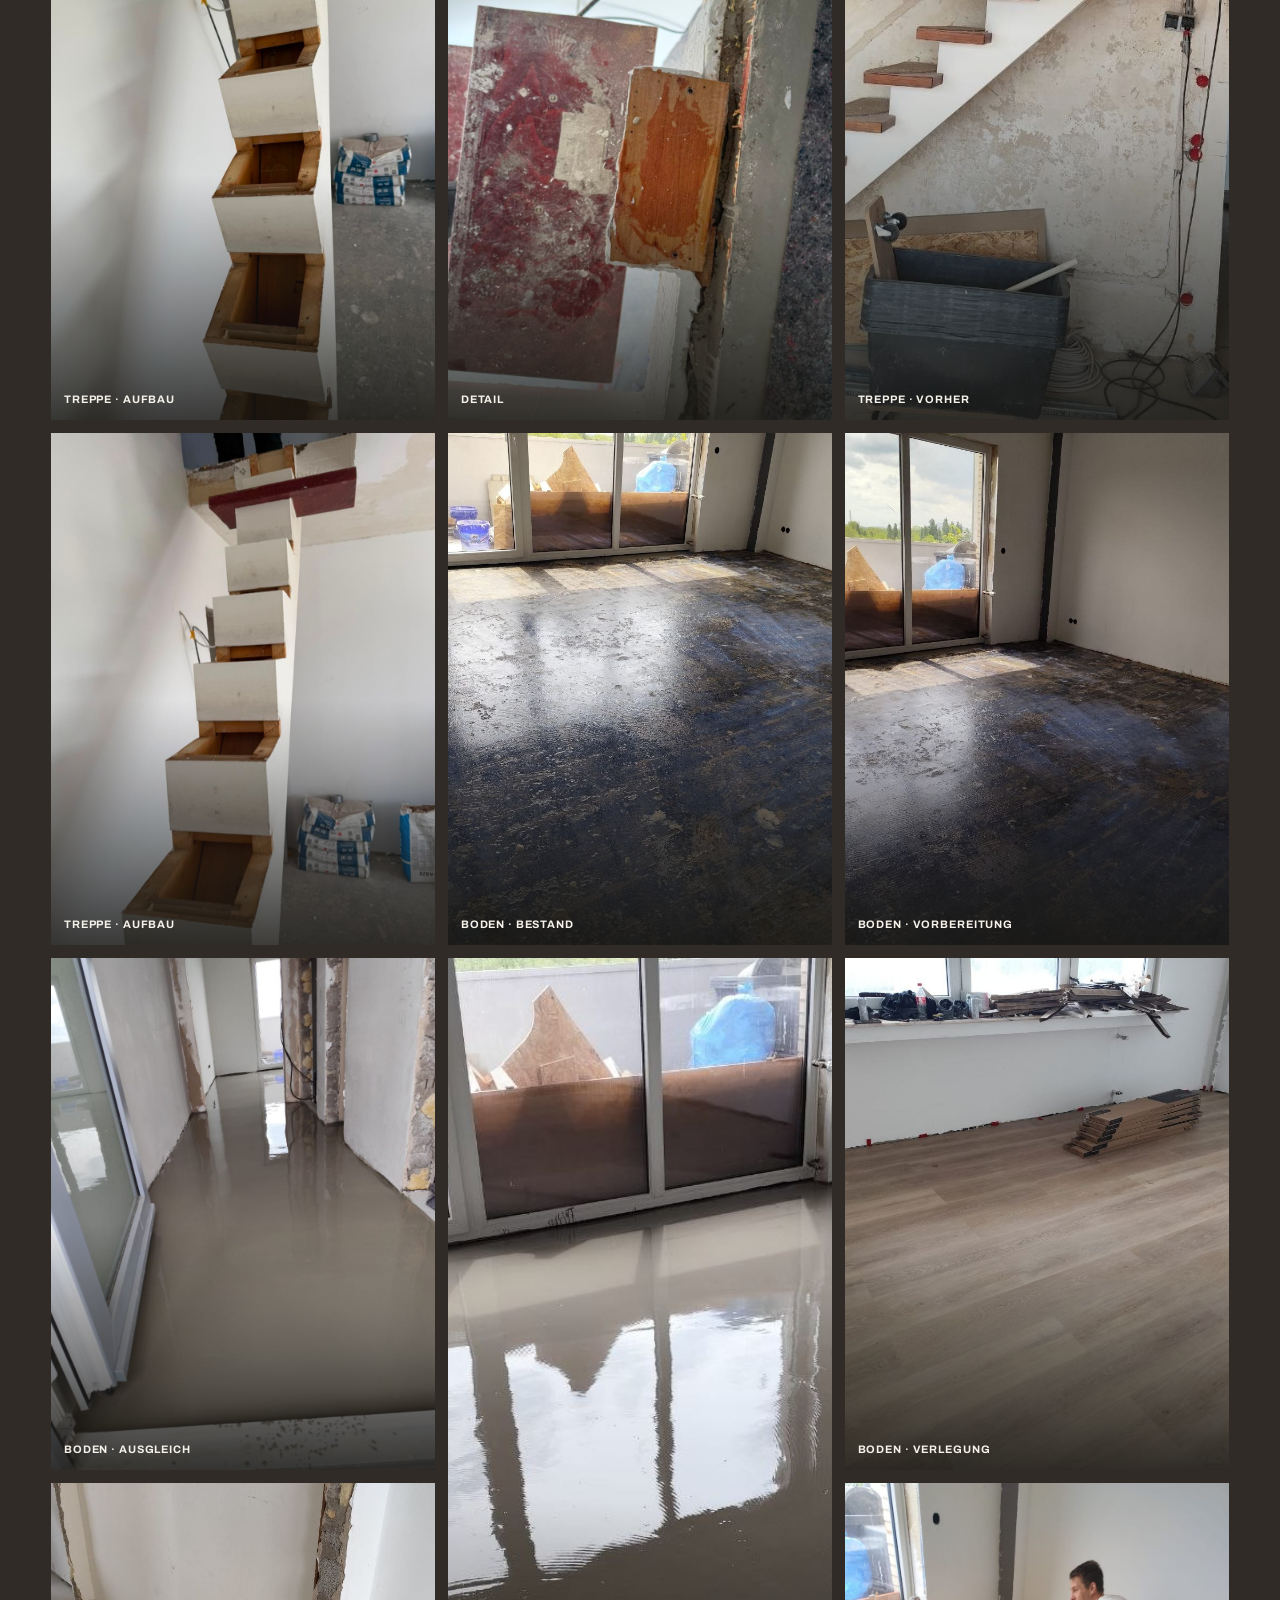
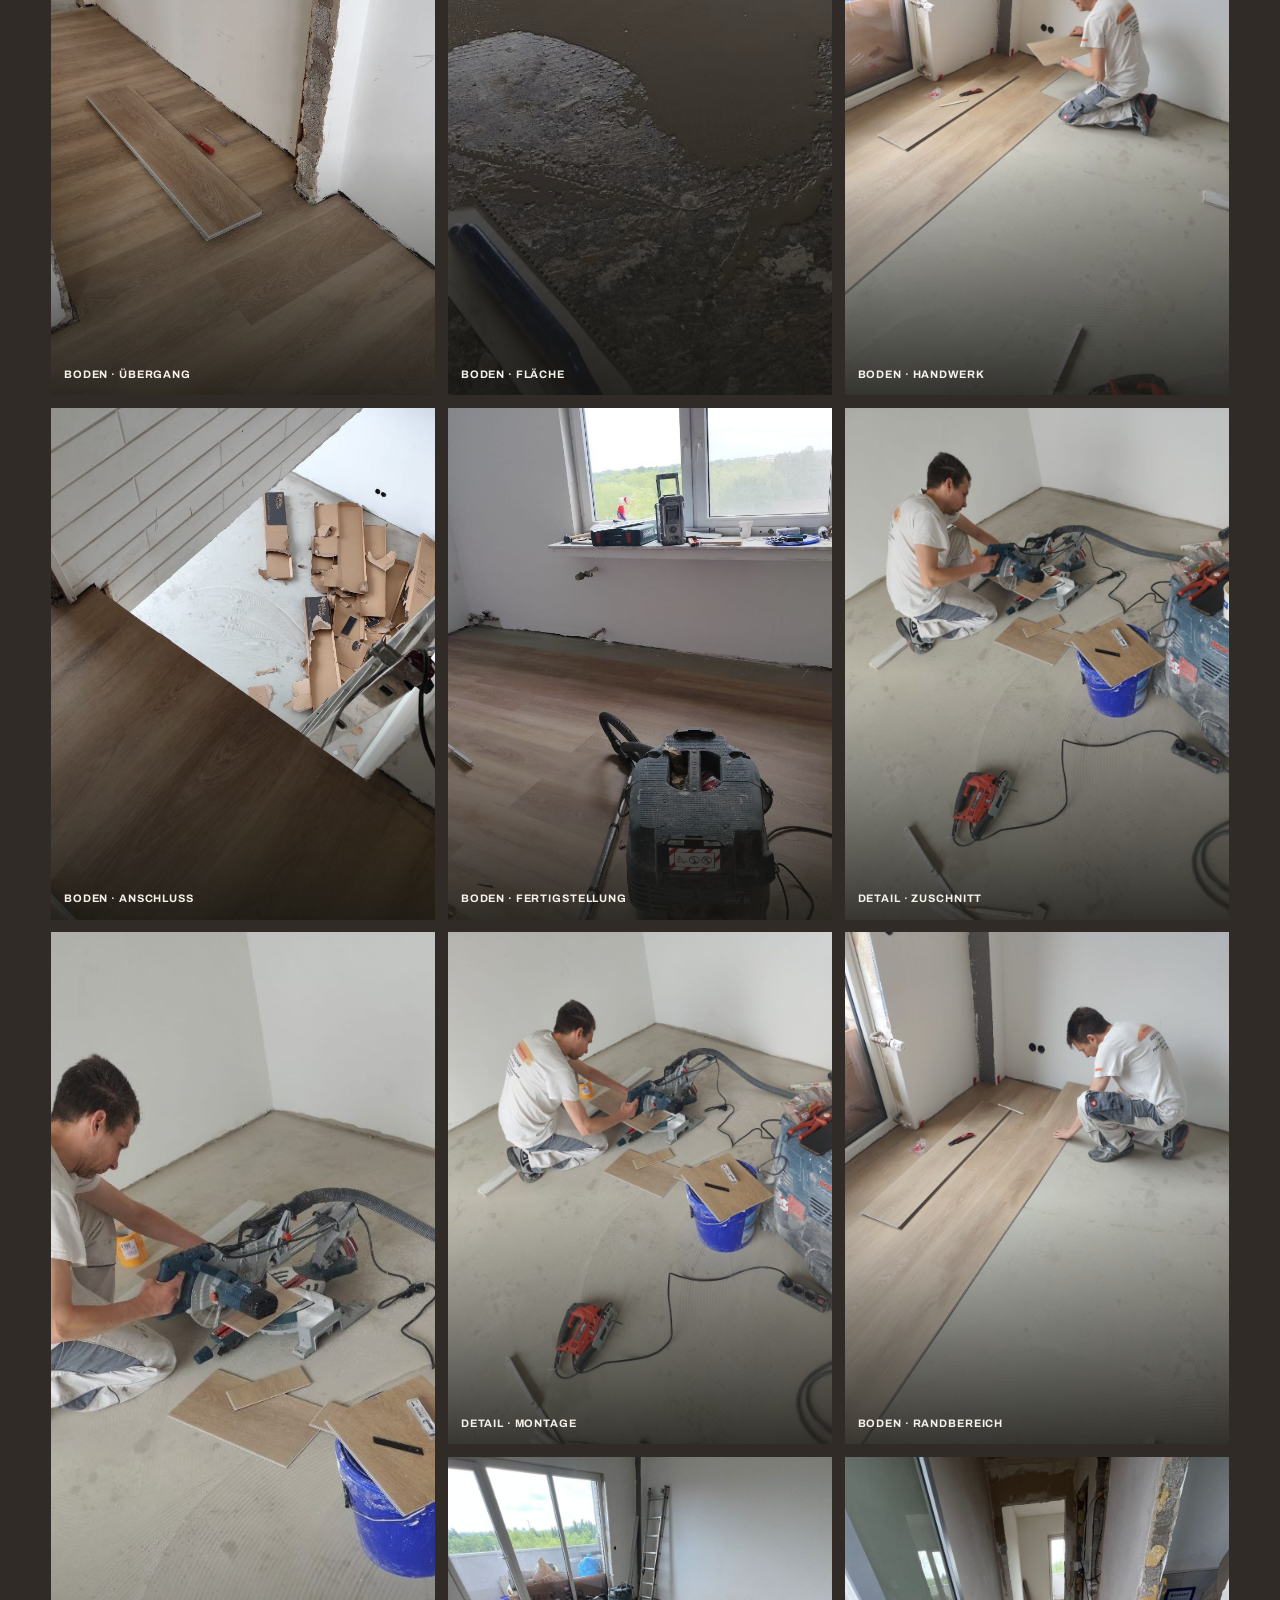
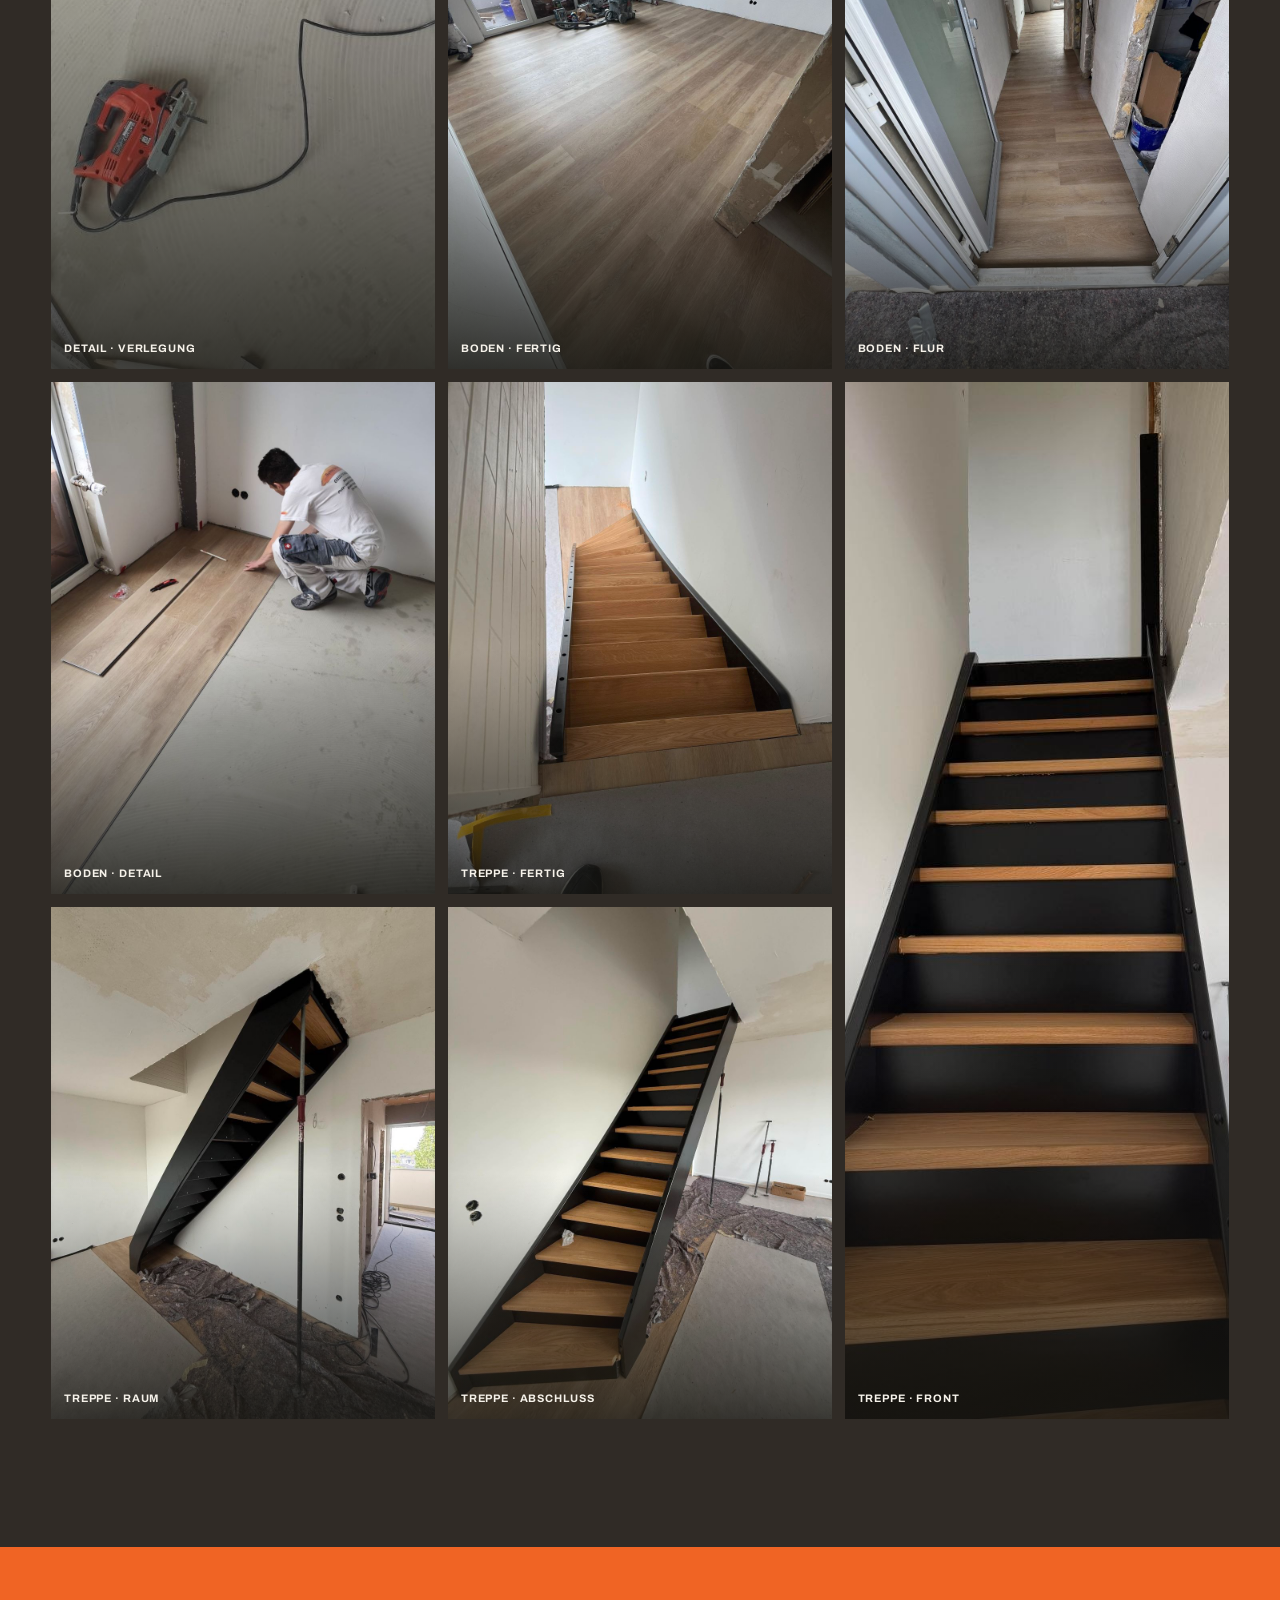
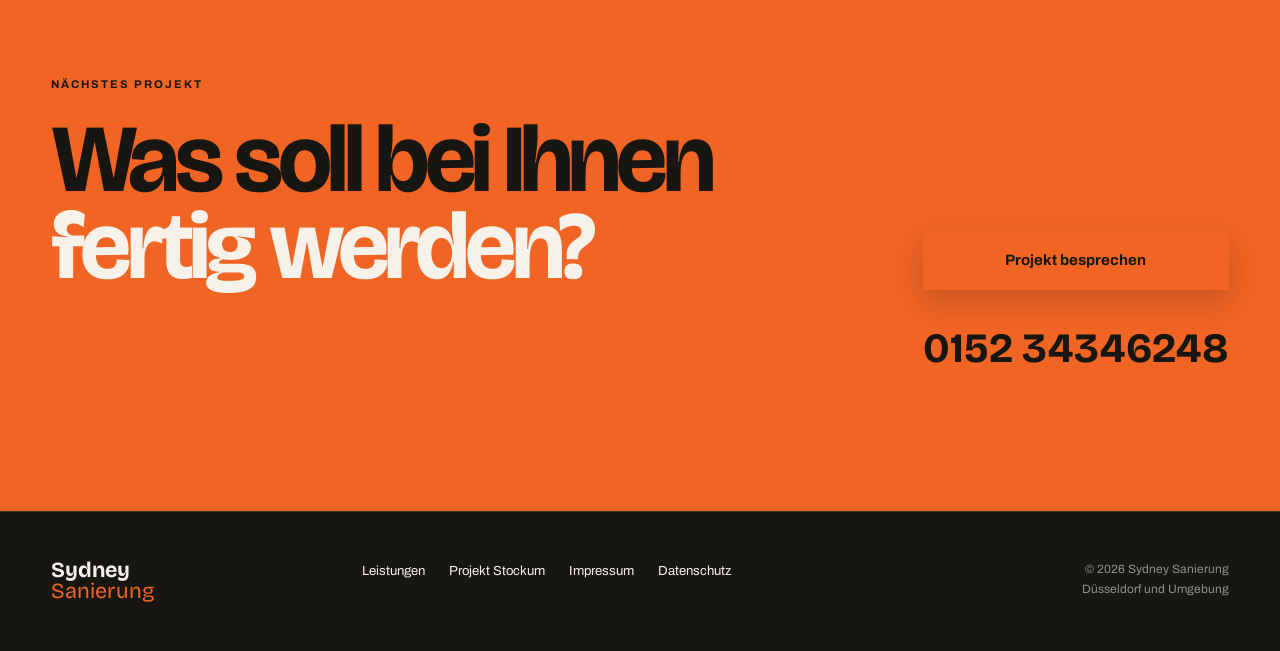
<file: projekte/projekt-stockum/index.html>
<!doctype html>
<html lang="de">
<head>
  <meta charset="utf-8"><meta name="viewport" content="width=device-width,initial-scale=1">
  <title>Projekt Stockum | Sydney Sanierung Düsseldorf</title>
  <meta name="description" content="Projekt Stockum: Bad, Innenausbau, Bodenvorbereitung, Bodenverlegung und eine markante Schwarz-Holz-Treppe. 31 echte Projektbilder.">
  <meta name="robots" content="noindex,nofollow"><meta name="theme-color" content="#171612">
  <meta property="og:title" content="Projekt Stockum | Vom Rohbau zum fertigen Innenausbau"><meta property="og:type" content="article"><meta property="og:image" content="https://sydney-sanierung-redesign-gpt5-6-codexapp.vercel.app/assets/images/stockum/projekt-stockum_30.jpg">
  <link rel="canonical" href="https://sydney-sanierung-redesign-gpt5-6-codexapp.vercel.app/projekte/projekt-stockum/">
  <link rel="preconnect" href="https://fonts.googleapis.com"><link rel="preconnect" href="https://fonts.gstatic.com" crossorigin><link href="https://fonts.googleapis.com/css2?family=Archivo:wght@400;500;600;700&family=Bricolage+Grotesque:opsz,wght@12..96,500;12..96,600;12..96,700;12..96,800&display=swap" rel="stylesheet">
  <link rel="stylesheet" href="../../assets/css/style.css"><link rel="icon" href="../../assets/images/Logo.png">
</head>
<body class="project-page">
  <a class="skip-link" href="#main">Direkt zum Inhalt</a>
  <header class="site-header" data-header>
    <a class="brand" href="../../" aria-label="Sydney Sanierung Startseite"><span class="brand-mark"><img src="../../assets/images/Logo.png" alt="" aria-hidden="true"></span><span><strong>Sydney</strong><small>Sanierung</small></span></a>
    <nav class="desktop-nav" aria-label="Hauptnavigation"><a href="../../#leistungen">Leistungen</a><a href="../../#referenzen">Referenzen</a><a href="./" aria-current="page">Projekt Stockum</a><a href="../../#kontakt">Kontakt</a></nav>
    <a class="header-phone" href="tel:+4915234346248"><span>0152 34346248</span><svg viewBox="0 0 24 24" aria-hidden="true"><path d="M22 16.92v3a2 2 0 0 1-2.18 2 19.8 19.8 0 0 1-8.63-3.07 19.5 19.5 0 0 1-6-6 19.8 19.8 0 0 1-3.07-8.67A2 2 0 0 1 4.11 2h3a2 2 0 0 1 2 1.72c.13.96.37 1.9.7 2.81a2 2 0 0 1-.45 2.11L8.09 9.91a16 16 0 0 0 6 6l1.27-1.27a2 2 0 0 1 2.11-.45c.91.33 1.85.57 2.81.7A2 2 0 0 1 22 16.92z"/></svg></a>
    <button class="menu-toggle" type="button" aria-expanded="false" aria-controls="mobile-nav" aria-label="Menü öffnen"><span></span><span></span></button>
    <nav class="mobile-nav" id="mobile-nav" aria-label="Mobile Navigation" hidden><a href="../../#leistungen">Leistungen</a><a href="../../#referenzen">Referenzen</a><a href="./">Projekt Stockum</a><a href="../../#kontakt">Kontakt</a><a href="tel:+4915234346248">Jetzt anrufen</a></nav>
  </header>
  <main id="main">
    <section class="project-hero">
      <div class="project-hero-copy"><a class="project-back" href="../../">← Zur Startseite</a><p>Projektgeschichte · Düsseldorf-Stockum</p><h1>Vom Rohbau<br>zur <span>klaren Linie.</span></h1><div class="project-facts"><span>Bad</span><span>Innenausbau</span><span>Boden</span><span>Treppe</span></div></div>
      <figure><img src="../../assets/images/stockum/projekt-stockum_30.jpg" alt="Fertige schwarze Treppe mit Holzstufen im Projekt Stockum" fetchpriority="high"><figcaption>Fertigstellung · Treppe</figcaption></figure>
    </section>

    <section class="project-story section">
      <div data-reveal="left"><p>Die Aufgabe</p><h2>Viele Gewerke.<br>Ein Ergebnis.</h2></div>
      <div data-reveal="right"><p>Stockum zeigt, was koordinierter Innenausbau bedeutet: vom vorbereiteten Bad über Wand- und Bodenaufbau bis zur maßgeblichen Treppe. Die Galerie dokumentiert nicht nur das fertige Bild, sondern die Arbeit dazwischen.</p><p>Baustellenfotos stehen hier bewusst im Kontext. Sie machen Untergrund, Reihenfolge und Präzision sichtbar.</p></div>
    </section>

    <section class="project-compare-section">
      <div class="compare" data-compare style="--split:48%">
        <img class="compare-after" src="../../assets/images/stockum/projekt-stockum_30.jpg" alt="Fertige Treppe im Projekt Stockum">
        <div class="compare-before"><img src="../../assets/images/stockum/projekt-stockum_08.jpg" alt="Treppenbereich im Rohbau"></div>
        <span class="compare-label compare-label-before">Rohbau</span><span class="compare-label compare-label-after">Fertig</span><span class="compare-line" aria-hidden="true"><b>↔</b></span><input type="range" min="5" max="95" value="48" aria-label="Vorher-Nachher-Vergleich verschieben">
      </div>
      <div class="project-compare-copy"><p>Die Treppe</p><h2>Aus Konstruktion<br>wird Charakter.</h2><span>Weiße Flächen, eine schwarze Stahlwirkung und warme Holzstufen geben dem zuvor rohen Treppenraum einen klaren Mittelpunkt.</span></div>
    </section>

    <section class="phase-section section">
      <div class="phase-heading"><p>Bauphasen</p><h2>Untergrund.<br>Aufbau. Abschluss.</h2></div>
      <div class="phase-grid">
        <figure data-reveal="clip"><img src="../../assets/images/stockum/projekt-stockum_12.jpg" alt="Vorbereiteter Boden im Projekt Stockum" loading="lazy"><figcaption><strong>01</strong> Bestand vorbereiten</figcaption></figure>
        <figure data-reveal="clip"><img src="../../assets/images/stockum/projekt-stockum_14.jpg" alt="Nivellierte Bodenfläche im Projekt Stockum" loading="lazy"><figcaption><strong>02</strong> Fläche ausgleichen</figcaption></figure>
        <figure data-reveal="clip"><img src="../../assets/images/stockum/projekt-stockum_18.jpg" alt="Handwerker bei der Bodenverlegung" loading="lazy"><figcaption><strong>03</strong> Boden verlegen</figcaption></figure>
        <figure data-reveal="clip"><img src="../../assets/images/stockum/projekt-stockum_25.jpg" alt="Fertig verlegter Boden im Wohnraum" loading="lazy"><figcaption><strong>04</strong> Sauber abschließen</figcaption></figure>
      </div>
    </section>

    <section class="gallery-section" id="galerie">
      <div class="gallery-heading"><div><p>31 echte Aufnahmen</p><h2>Die ganze<br>Stockum-Galerie.</h2></div><div class="gallery-filters" aria-label="Galerie filtern"><button type="button" data-gallery-filter="all" aria-pressed="true">Alle</button><button type="button" data-gallery-filter="bad" aria-pressed="false">Bad</button><button type="button" data-gallery-filter="treppe" aria-pressed="false">Treppe</button><button type="button" data-gallery-filter="boden" aria-pressed="false">Boden</button><button type="button" data-gallery-filter="innenausbau" aria-pressed="false">Innenausbau</button><button type="button" data-gallery-filter="detail" aria-pressed="false">Details</button></div><p class="sr-only" data-gallery-status aria-live="polite">31 Projektbilder sichtbar.</p></div>
      <div class="gallery-grid">
        <button data-gallery-item data-category="bad" data-lightbox="../../assets/images/stockum/projekt-stockum_01.jpg" data-caption="Bad im Ausbau" type="button"><img src="../../assets/images/stockum/projekt-stockum_01.jpg" alt="Bad im Ausbau mit vorbereiteten Anschlüssen" loading="lazy"><span>Bad · Ausbau</span></button>
        <button data-gallery-item data-category="bad" data-lightbox="../../assets/images/stockum/projekt-stockum_02.jpg" data-caption="Bad mit Wanne und Fliesen" type="button"><img src="../../assets/images/stockum/projekt-stockum_02.jpg" alt="Bad mit Wanne und hellen Fliesen" loading="lazy"><span>Bad · Fliese</span></button>
        <button data-gallery-item data-category="treppe innenausbau" data-lightbox="../../assets/images/stockum/projekt-stockum_03.jpg" data-caption="Treppenkonstruktion im Aufbau" type="button"><img src="../../assets/images/stockum/projekt-stockum_03.jpg" alt="Treppe im Rohzustand" loading="lazy"><span>Treppe · Rohbau</span></button>
        <button data-gallery-item data-category="boden detail" data-lightbox="../../assets/images/stockum/projekt-stockum_04.jpg" data-caption="Bodenanschluss im Detail" type="button"><img src="../../assets/images/stockum/projekt-stockum_04.jpg" alt="Dunkler Bodenbelag am Türanschluss" loading="lazy"><span>Boden · Detail</span></button>
        <button data-gallery-item data-category="innenausbau" data-lightbox="../../assets/images/stockum/projekt-stockum_05.jpg" data-caption="Heller Innenraum" type="button"><img src="../../assets/images/stockum/projekt-stockum_05.jpg" alt="Heller Raum mit großen Fensterflächen" loading="lazy"><span>Innenausbau</span></button>
        <button data-gallery-item data-category="innenausbau" data-lightbox="../../assets/images/stockum/projekt-stockum_06.jpg" data-caption="Frisch bearbeitete Wandflächen" type="button"><img src="../../assets/images/stockum/projekt-stockum_06.jpg" alt="Innenraum mit frisch bearbeiteten Wänden" loading="lazy"><span>Innenausbau</span></button>
        <button data-gallery-item data-category="bad" data-lightbox="../../assets/images/stockum/projekt-stockum_07.jpg" data-caption="Bad im Aufbau" type="button"><img src="../../assets/images/stockum/projekt-stockum_07.jpg" alt="Bad im Ausbau mit Material im Raum" loading="lazy"><span>Bad · Aufbau</span></button>
        <button data-gallery-item data-category="treppe innenausbau" data-lightbox="../../assets/images/stockum/projekt-stockum_08.jpg" data-caption="Treppenraum im Rohbau" type="button"><img src="../../assets/images/stockum/projekt-stockum_08.jpg" alt="Treppenbereich im Rohbau" loading="lazy"><span>Treppe · Vorher</span></button>
        <button data-gallery-item data-category="treppe" data-lightbox="../../assets/images/stockum/projekt-stockum_09.jpg" data-caption="Stufen im Aufbau" type="button"><img src="../../assets/images/stockum/projekt-stockum_09.jpg" alt="Weiße Treppenwange mit offenen Holzstufen" loading="lazy"><span>Treppe · Aufbau</span></button>
        <button data-gallery-item data-category="detail" data-lightbox="../../assets/images/stockum/projekt-stockum_10.jpg" data-caption="Anschlussdetail" type="button"><img src="../../assets/images/stockum/projekt-stockum_10.jpg" alt="Handwerkliches Anschlussdetail" loading="lazy"><span>Detail</span></button>
        <button data-gallery-item data-category="treppe" data-lightbox="../../assets/images/stockum/projekt-stockum_11.jpg" data-caption="Treppenwange im Aufbau" type="button"><img src="../../assets/images/stockum/projekt-stockum_11.jpg" alt="Treppenstufen in weißer Wange" loading="lazy"><span>Treppe · Aufbau</span></button>
        <button data-gallery-item data-category="boden innenausbau" data-lightbox="../../assets/images/stockum/projekt-stockum_12.jpg" data-caption="Boden vor der Bearbeitung" type="button"><img src="../../assets/images/stockum/projekt-stockum_12.jpg" alt="Großer Raum mit vorbereitetem Boden" loading="lazy"><span>Boden · Bestand</span></button>
        <button data-gallery-item data-category="boden" data-lightbox="../../assets/images/stockum/projekt-stockum_13.jpg" data-caption="Untergrund vorbereitet" type="button"><img src="../../assets/images/stockum/projekt-stockum_13.jpg" alt="Vorbereiteter dunkler Bodenuntergrund" loading="lazy"><span>Boden · Vorbereitung</span></button>
        <button data-gallery-item data-category="boden" data-lightbox="../../assets/images/stockum/projekt-stockum_14.jpg" data-caption="Ausgleichsmasse" type="button"><img src="../../assets/images/stockum/projekt-stockum_14.jpg" alt="Frisch nivellierte Bodenfläche" loading="lazy"><span>Boden · Ausgleich</span></button>
        <button data-gallery-item data-category="boden" data-lightbox="../../assets/images/stockum/projekt-stockum_15.jpg" data-caption="Nivellierte Fläche" type="button"><img src="../../assets/images/stockum/projekt-stockum_15.jpg" alt="Glänzende nivellierte Bodenfläche" loading="lazy"><span>Boden · Fläche</span></button>
        <button data-gallery-item data-category="boden" data-lightbox="../../assets/images/stockum/projekt-stockum_16.jpg" data-caption="Erste verlegte Bahnen" type="button"><img src="../../assets/images/stockum/projekt-stockum_16.jpg" alt="Raum mit verlegtem Holzoptik-Boden" loading="lazy"><span>Boden · Verlegung</span></button>
        <button data-gallery-item data-category="boden" data-lightbox="../../assets/images/stockum/projekt-stockum_17.jpg" data-caption="Übergang im Flur" type="button"><img src="../../assets/images/stockum/projekt-stockum_17.jpg" alt="Bodenverlegung im Durchgang" loading="lazy"><span>Boden · Übergang</span></button>
        <button data-gallery-item data-category="boden detail" data-lightbox="../../assets/images/stockum/projekt-stockum_18.jpg" data-caption="Paneele werden verlegt" type="button"><img src="../../assets/images/stockum/projekt-stockum_18.jpg" alt="Handwerker bei der Bodenverlegung" loading="lazy"><span>Boden · Handwerk</span></button>
        <button data-gallery-item data-category="boden treppe" data-lightbox="../../assets/images/stockum/projekt-stockum_19.jpg" data-caption="Boden an der Treppenöffnung" type="button"><img src="../../assets/images/stockum/projekt-stockum_19.jpg" alt="Bodenanschluss an der Treppenöffnung" loading="lazy"><span>Boden · Anschluss</span></button>
        <button data-gallery-item data-category="boden" data-lightbox="../../assets/images/stockum/projekt-stockum_20.jpg" data-caption="Boden weitgehend fertig" type="button"><img src="../../assets/images/stockum/projekt-stockum_20.jpg" alt="Wohnraum mit weitgehend fertigem Boden" loading="lazy"><span>Boden · Fertigstellung</span></button>
        <button data-gallery-item data-category="boden detail" data-lightbox="../../assets/images/stockum/projekt-stockum_21.jpg" data-caption="Zuschnitt im Detail" type="button"><img src="../../assets/images/stockum/projekt-stockum_21.jpg" alt="Werkzeug und Zuschnitt bei der Bodenverlegung" loading="lazy"><span>Detail · Zuschnitt</span></button>
        <button data-gallery-item data-category="boden detail" data-lightbox="../../assets/images/stockum/projekt-stockum_22.jpg" data-caption="Arbeitsdetail Boden" type="button"><img src="../../assets/images/stockum/projekt-stockum_22.jpg" alt="Arbeitsdetail mit Maschine und Bodenmaterial" loading="lazy"><span>Detail · Verlegung</span></button>
        <button data-gallery-item data-category="boden detail" data-lightbox="../../assets/images/stockum/projekt-stockum_23.jpg" data-caption="Montage im Detail" type="button"><img src="../../assets/images/stockum/projekt-stockum_23.jpg" alt="Detail der Bodenmontage" loading="lazy"><span>Detail · Montage</span></button>
        <button data-gallery-item data-category="boden" data-lightbox="../../assets/images/stockum/projekt-stockum_24.jpg" data-caption="Paneele am Rand" type="button"><img src="../../assets/images/stockum/projekt-stockum_24.jpg" alt="Verlegung langer Paneele am Rand" loading="lazy"><span>Boden · Randbereich</span></button>
        <button data-gallery-item data-category="boden innenausbau" data-lightbox="../../assets/images/stockum/projekt-stockum_25.jpg" data-caption="Fertiger Wohnraumboden" type="button"><img src="../../assets/images/stockum/projekt-stockum_25.jpg" alt="Großer Wohnraum mit fertigem Holzoptik-Boden" loading="lazy"><span>Boden · Fertig</span></button>
        <button data-gallery-item data-category="boden" data-lightbox="../../assets/images/stockum/projekt-stockum_26.jpg" data-caption="Fertiger Flurboden" type="button"><img src="../../assets/images/stockum/projekt-stockum_26.jpg" alt="Schmaler Flur mit verlegtem Boden" loading="lazy"><span>Boden · Flur</span></button>
        <button data-gallery-item data-category="boden detail" data-lightbox="../../assets/images/stockum/projekt-stockum_27.jpg" data-caption="Randbereich in Arbeit" type="button"><img src="../../assets/images/stockum/projekt-stockum_27.jpg" alt="Handwerker bei der Bodenverlegung am Rand" loading="lazy"><span>Boden · Detail</span></button>
        <button data-gallery-item data-category="treppe" data-lightbox="../../assets/images/stockum/projekt-stockum_28.jpg" data-caption="Fertige Treppe von oben" type="button"><img src="../../assets/images/stockum/projekt-stockum_28.jpg" alt="Fertige Treppe mit Holzstufen von oben" loading="lazy"><span>Treppe · Fertig</span></button>
        <button data-gallery-item data-category="treppe" data-lightbox="../../assets/images/stockum/projekt-stockum_29.jpg" data-caption="Frontale Treppenansicht" type="button"><img src="../../assets/images/stockum/projekt-stockum_29.jpg" alt="Fertige schwarze Treppe frontal" loading="lazy"><span>Treppe · Front</span></button>
        <button data-gallery-item data-category="treppe innenausbau" data-lightbox="../../assets/images/stockum/projekt-stockum_30.jpg" data-caption="Fertige Treppe im Raum" type="button"><img src="../../assets/images/stockum/projekt-stockum_30.jpg" alt="Fertige schwarz-hölzerne Treppe im Innenraum" loading="lazy"><span>Treppe · Raum</span></button>
        <button data-gallery-item data-category="treppe" data-lightbox="../../assets/images/stockum/projekt-stockum_31.jpg" data-caption="Schwarz-Holz-Kontrast" type="button"><img src="../../assets/images/stockum/projekt-stockum_31.jpg" alt="Fertige Treppe mit Schwarz-Holz-Kontrast" loading="lazy"><span>Treppe · Abschluss</span></button>
      </div>
    </section>

    <section class="project-cta"><p>Nächstes Projekt</p><h2>Was soll bei Ihnen<br><span>fertig werden?</span></h2><a class="button button-primary" href="../../#kontakt">Projekt besprechen</a><a href="tel:+4915234346248">0152 34346248</a></section>
  </main>
  <footer class="site-footer"><a class="footer-brand" href="../../"><strong>Sydney</strong><span>Sanierung</span></a><nav aria-label="Footer"><a href="../../#leistungen">Leistungen</a><a href="./">Projekt Stockum</a><a href="../../impressum.html">Impressum</a><a href="../../datenschutz.html">Datenschutz</a></nav><p>© 2026 Sydney Sanierung<br>Düsseldorf und Umgebung</p></footer>
  <a class="floating-call" href="tel:+4915234346248" aria-label="Sydney Sanierung anrufen"><svg viewBox="0 0 24 24" aria-hidden="true"><path d="M22 16.92v3a2 2 0 0 1-2.18 2 19.8 19.8 0 0 1-8.63-3.07 19.5 19.5 0 0 1-6-6 19.8 19.8 0 0 1-3.07-8.67A2 2 0 0 1 4.11 2h3a2 2 0 0 1 2 1.72c.13.96.37 1.9.7 2.81a2 2 0 0 1-.45 2.11L8.09 9.91a16 16 0 0 0 6 6l1.27-1.27a2 2 0 0 1 2.11-.45c.91.33 1.85.57 2.81.7A2 2 0 0 1 22 16.92z"/></svg></a>
  <dialog class="lightbox" id="lightbox"><button class="lightbox-close" type="button" aria-label="Bildansicht schließen">×</button><img src="../../assets/images/stockum/projekt-stockum_30.jpg" alt=""><p></p></dialog>
  <script src="../../assets/js/main.js" defer></script>
</body>
</html>
</file>
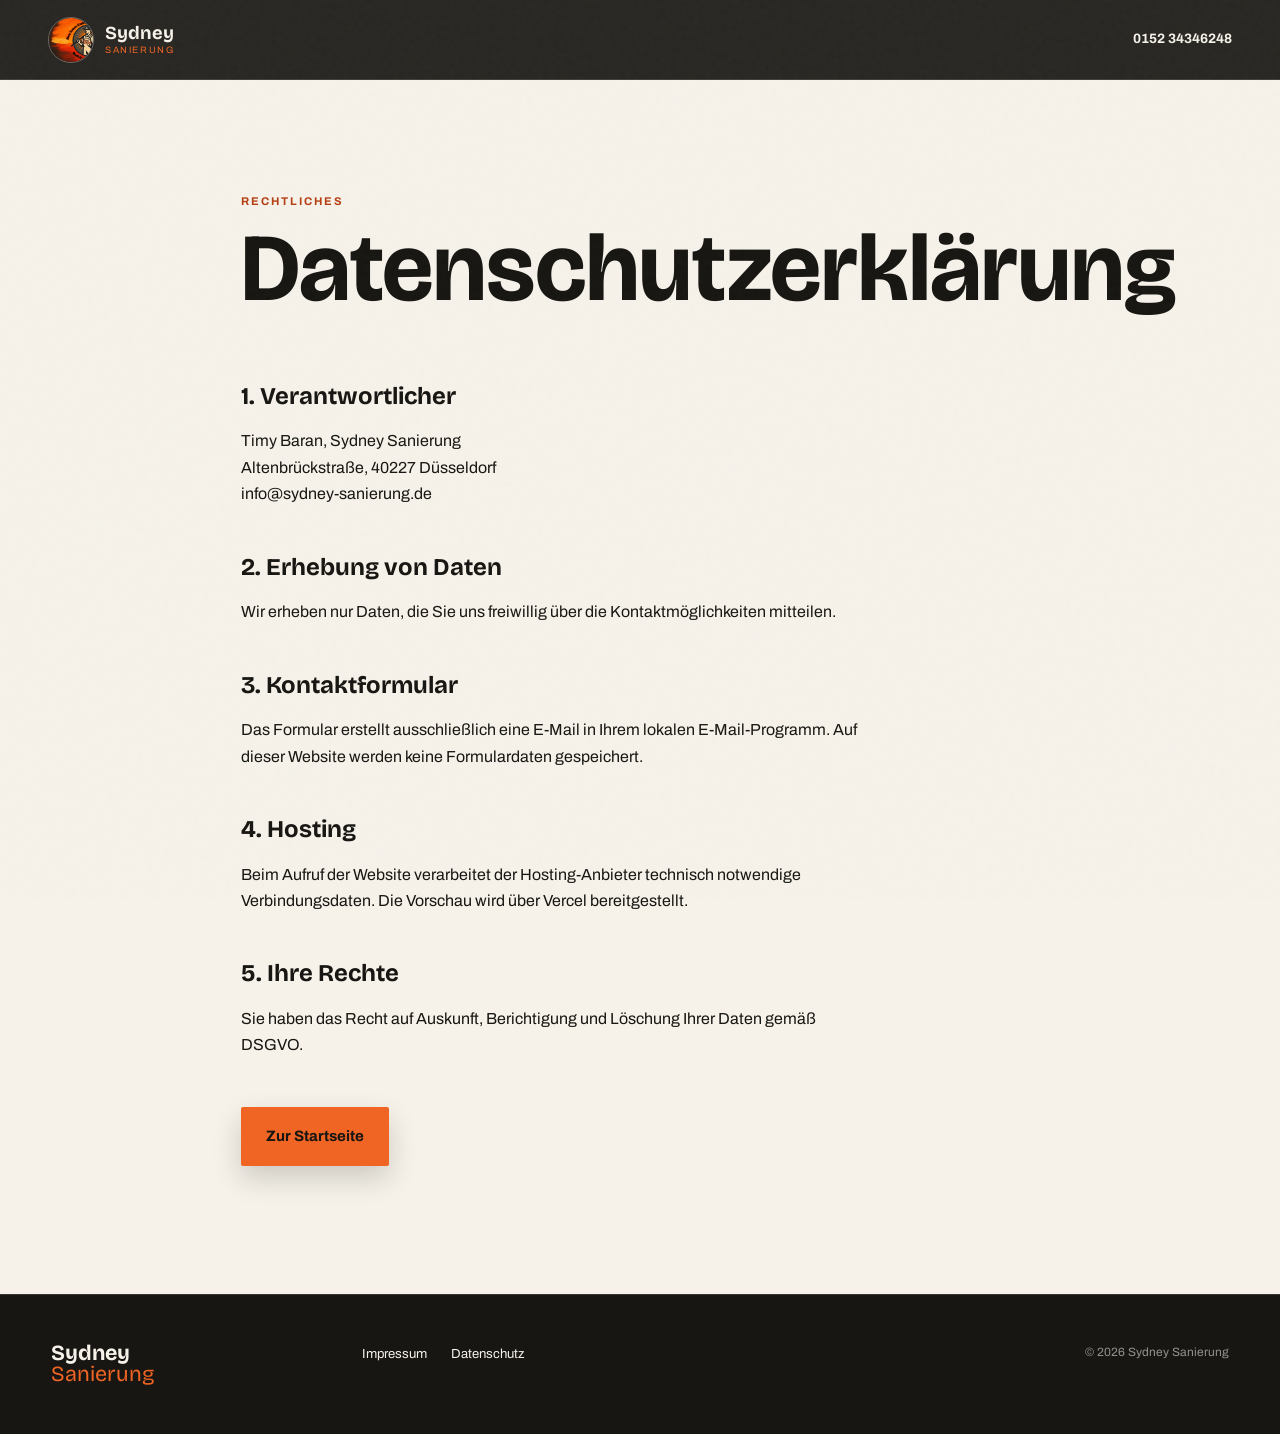
<file: datenschutz.html>
<!doctype html><html lang="de"><head><meta charset="utf-8"><meta name="viewport" content="width=device-width,initial-scale=1"><title>Datenschutz | Sydney Sanierung</title><meta name="robots" content="noindex,nofollow"><link rel="preconnect" href="https://fonts.googleapis.com"><link rel="preconnect" href="https://fonts.gstatic.com" crossorigin><link href="https://fonts.googleapis.com/css2?family=Archivo:wght@400;500;600;700&family=Bricolage+Grotesque:opsz,wght@12..96,500;12..96,700&display=swap" rel="stylesheet"><link rel="stylesheet" href="assets/css/style.css"></head><body><a class="skip-link" href="#main">Direkt zum Inhalt</a><header class="site-header"><a class="brand" href="./"><span class="brand-mark"><img src="assets/images/Logo.png" alt=""></span><span><strong>Sydney</strong><small>Sanierung</small></span></a><a class="header-phone" href="tel:+4915234346248"><span>0152 34346248</span></a></header><main class="legal-page section" id="main"><p>Rechtliches</p><h1>Datenschutzerklärung</h1><h2>1. Verantwortlicher</h2><p>Timy Baran, Sydney Sanierung<br>Altenbrückstraße, 40227 Düsseldorf<br><a href="mailto:info@sydney-sanierung.de">info@sydney-sanierung.de</a></p><h2>2. Erhebung von Daten</h2><p>Wir erheben nur Daten, die Sie uns freiwillig über die Kontaktmöglichkeiten mitteilen.</p><h2>3. Kontaktformular</h2><p>Das Formular erstellt ausschließlich eine E-Mail in Ihrem lokalen E-Mail-Programm. Auf dieser Website werden keine Formulardaten gespeichert.</p><h2>4. Hosting</h2><p>Beim Aufruf der Website verarbeitet der Hosting-Anbieter technisch notwendige Verbindungsdaten. Die Vorschau wird über Vercel bereitgestellt.</p><h2>5. Ihre Rechte</h2><p>Sie haben das Recht auf Auskunft, Berichtigung und Löschung Ihrer Daten gemäß DSGVO.</p><a class="button button-primary" href="./">Zur Startseite</a></main><footer class="site-footer"><a class="footer-brand" href="./"><strong>Sydney</strong><span>Sanierung</span></a><nav><a href="impressum.html">Impressum</a><a href="datenschutz.html">Datenschutz</a></nav><p>© 2026 Sydney Sanierung</p></footer></body></html>
</file>
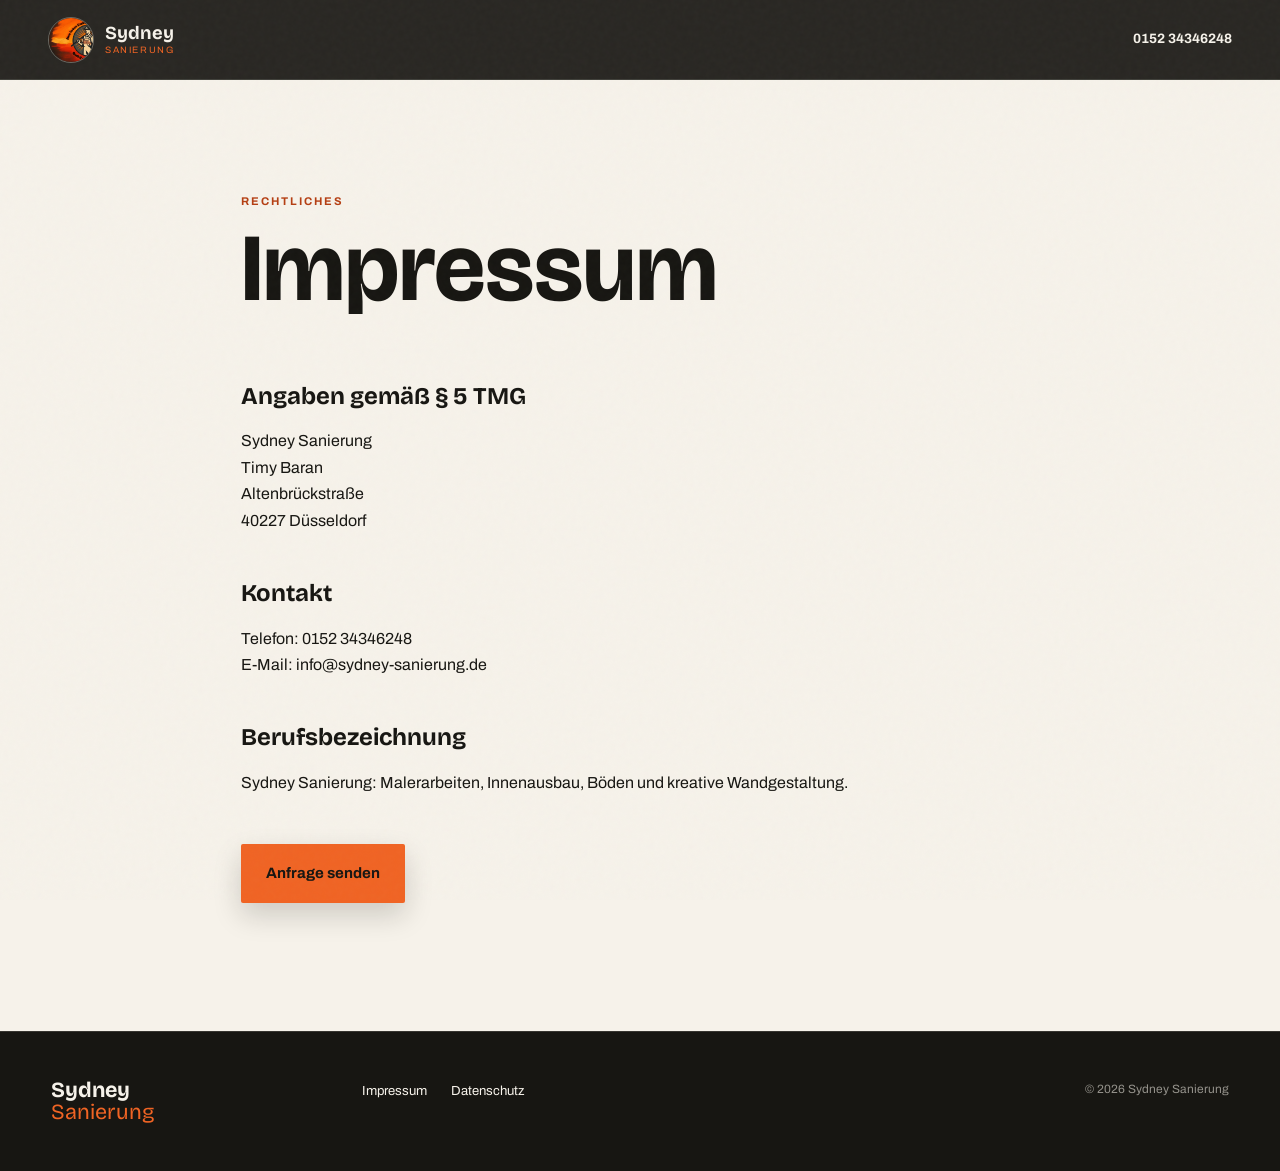
<file: impressum.html>
<!doctype html><html lang="de"><head><meta charset="utf-8"><meta name="viewport" content="width=device-width,initial-scale=1"><title>Impressum | Sydney Sanierung</title><meta name="robots" content="noindex,nofollow"><link rel="preconnect" href="https://fonts.googleapis.com"><link rel="preconnect" href="https://fonts.gstatic.com" crossorigin><link href="https://fonts.googleapis.com/css2?family=Archivo:wght@400;500;600;700&family=Bricolage+Grotesque:opsz,wght@12..96,500;12..96,700&display=swap" rel="stylesheet"><link rel="stylesheet" href="assets/css/style.css"></head><body><a class="skip-link" href="#main">Direkt zum Inhalt</a><header class="site-header"><a class="brand" href="./"><span class="brand-mark"><img src="assets/images/Logo.png" alt=""></span><span><strong>Sydney</strong><small>Sanierung</small></span></a><a class="header-phone" href="tel:+4915234346248"><span>0152 34346248</span></a></header><main class="legal-page section" id="main"><p>Rechtliches</p><h1>Impressum</h1><h2>Angaben gemäß § 5 TMG</h2><p>Sydney Sanierung<br>Timy Baran<br>Altenbrückstraße<br>40227 Düsseldorf</p><h2>Kontakt</h2><p>Telefon: <a href="tel:+4915234346248">0152 34346248</a><br>E-Mail: <a href="mailto:info@sydney-sanierung.de">info@sydney-sanierung.de</a></p><h2>Berufsbezeichnung</h2><p>Sydney Sanierung: Malerarbeiten, Innenausbau, Böden und kreative Wandgestaltung.</p><a class="button button-primary" href="./#kontakt">Anfrage senden</a></main><footer class="site-footer"><a class="footer-brand" href="./"><strong>Sydney</strong><span>Sanierung</span></a><nav><a href="impressum.html">Impressum</a><a href="datenschutz.html">Datenschutz</a></nav><p>© 2026 Sydney Sanierung</p></footer></body></html>
</file>
<file: assets/css/style.css>
:root{--ember:#f06424;--ember-hot:#ff8a4d;--ember-dark:#b53e12;--gold:#d6b26e;--ink:#171612;--charcoal:#302b26;--muted:#6f655d;--line:#d8d0c6;--stone:#eae4da;--paper:#f6f2ea;--white:#fbf8f2;--error:#a72f24;--success:#356c4b;--font-display:"Bricolage Grotesque",sans-serif;--font-body:"Archivo",sans-serif;--ease:cubic-bezier(.16,1,.3,1);--section:clamp(5.5rem,10vw,9.5rem);--pad:clamp(1.125rem,4vw,4rem);--max:1360px}
*{box-sizing:border-box}html{scroll-behavior:smooth;scroll-padding-top:80px}body{margin:0;background:var(--paper);color:var(--ink);font-family:var(--font-body);font-size:1rem;line-height:1.65;overflow-x:hidden}body::after{content:"";position:fixed;inset:0;z-index:999;pointer-events:none;opacity:.025;background-image:url("data:image/svg+xml,%3Csvg viewBox='0 0 180 180' xmlns='http://www.w3.org/2000/svg'%3E%3Cfilter id='n'%3E%3CfeTurbulence type='fractalNoise' baseFrequency='.9' numOctaves='3' stitchTiles='stitch'/%3E%3C/filter%3E%3Crect width='100%25' height='100%25' filter='url(%23n)'/%3E%3C/svg%3E")}
img{display:block;max-width:100%}a{color:inherit;text-decoration:none}button,input,textarea{font:inherit}button{color:inherit}h1,h2,h3,p,figure,blockquote{margin:0}h1,h2,h3{font-family:var(--font-display);text-wrap:balance}.section{max-width:var(--max);margin:auto;padding:var(--section) var(--pad)}.sr-only{position:absolute!important;width:1px!important;height:1px!important;padding:0!important;margin:-1px!important;overflow:hidden!important;clip:rect(0,0,0,0)!important;white-space:nowrap!important;border:0!important}.skip-link{position:fixed;z-index:1000;left:1rem;top:1rem;padding:.8rem 1rem;background:var(--ember);color:var(--ink);transform:translateY(-160%);transition:transform .2s}.skip-link:focus{transform:none}:focus-visible{outline:3px solid var(--ember-hot);outline-offset:4px}
.button{min-height:50px;display:inline-flex;align-items:center;justify-content:center;gap:.8rem;padding:1rem 1.5rem;border:1px solid transparent;border-radius:2px;font-size:.94rem;font-weight:700;cursor:pointer;transition:background-color .2s,transform .2s var(--ease),box-shadow .2s}.button:hover{transform:translateY(-2px)}.button-primary{background:var(--ember);color:var(--ink);box-shadow:0 12px 28px rgba(23,22,18,.18)}.button-primary:hover{background:var(--ember-hot);box-shadow:0 16px 36px rgba(23,22,18,.24)}.button-dark{background:var(--ink);color:var(--paper)}

/* Header */
.site-header{position:fixed;z-index:100;left:0;right:0;top:0;height:80px;padding:0 var(--pad);display:flex;align-items:center;gap:1.5rem;background:rgba(23,22,18,.92);color:var(--paper);border-bottom:1px solid rgba(246,242,234,.12);transition:background-color .25s,box-shadow .25s}.site-header.is-scrolled{background:rgba(23,22,18,.98);box-shadow:0 8px 28px rgba(23,22,18,.22)}.brand{display:flex;align-items:center;gap:.7rem;margin-right:auto}.brand-mark{width:46px;height:46px;border:1px solid rgba(246,242,234,.32);overflow:hidden;border-radius:50%}.brand-mark img{width:180%;height:100%;max-width:none;object-fit:cover;object-position:center}.brand>span:last-child{display:flex;flex-direction:column;line-height:1}.brand strong{font-family:var(--font-display);font-size:1.15rem}.brand small{text-transform:uppercase;letter-spacing:.17em;color:var(--ember);font-size:.58rem;margin-top:.25rem}.desktop-nav{display:none}.header-phone{min-height:46px;display:flex;align-items:center;gap:.65rem;font-size:.85rem;font-weight:700}.header-phone svg,.floating-call svg{width:21px;fill:none;stroke:currentColor;stroke-width:1.8}.header-phone span{display:none}.menu-toggle{width:48px;height:48px;border:0;background:transparent;display:grid;place-content:center;gap:7px;cursor:pointer}.menu-toggle span{display:block;width:24px;height:2px;background:var(--paper);transition:transform .25s var(--ease)}.menu-toggle[aria-expanded="true"] span:first-child{transform:translateY(4.5px) rotate(45deg)}.menu-toggle[aria-expanded="true"] span:last-child{transform:translateY(-4.5px) rotate(-45deg)}.mobile-nav{position:fixed;z-index:99;inset:80px 0 0;padding:clamp(2rem,10vw,6rem) var(--pad);background:var(--ink);display:flex;flex-direction:column;justify-content:center;gap:.8rem}.mobile-nav[hidden]{display:none}.mobile-nav a{min-height:54px;font-family:var(--font-display);font-size:clamp(2.3rem,10vw,4.5rem);font-weight:650;line-height:1}.mobile-nav a:last-child{font-family:var(--font-body);font-size:1rem;color:var(--ember);margin-top:1.5rem}

/* Hero */
.hero{min-height:100svh;background:var(--ink);color:var(--paper);display:grid;padding-top:80px;overflow:hidden}.hero-copy{position:relative;z-index:3;padding:clamp(4rem,10vw,7rem) var(--pad) 3.5rem;align-self:center}.hero-copy::before{content:"";position:absolute;z-index:-1;width:20rem;height:20rem;left:-10rem;bottom:-8rem;background:radial-gradient(circle,var(--ember-dark),transparent 68%);opacity:.24}.hero-kicker{font-size:.72rem;text-transform:uppercase;letter-spacing:.2em;color:var(--ember);margin-bottom:1.4rem;opacity:0;animation:slideIn .8s .1s var(--ease) forwards}.hero h1{font-size:clamp(3.5rem,15vw,5.8rem);line-height:.9;letter-spacing:-.05em;font-weight:750;margin-bottom:1.6rem;opacity:0;animation:textReveal .95s .2s var(--ease) forwards}.hero h1 span{color:var(--ember)}.hero-lead{max-width:590px;font-size:clamp(1rem,2vw,1.16rem);line-height:1.65;color:rgba(246,242,234,.76);margin-bottom:2rem;opacity:0;animation:slideIn .8s .4s var(--ease) forwards}.hero-actions{display:flex;flex-direction:column;align-items:flex-start;gap:1rem;opacity:0;animation:slideIn .8s .55s var(--ease) forwards}.text-link{min-height:48px;display:inline-flex;align-items:center;gap:.6rem;border-bottom:1px solid rgba(246,242,234,.32);font-weight:700;font-size:.9rem}.text-link span{color:var(--ember);transition:transform .2s}.text-link:hover span{transform:translate(.25rem,-.25rem)}.hero-contact{margin-top:2.5rem;display:flex;align-items:center;gap:.75rem;font-size:.75rem;color:rgba(246,242,234,.58)}.hero-contact strong{color:var(--paper);font-size:.85rem}.hero-visual{position:relative;min-height:600px;background:var(--charcoal);isolation:isolate}.hero-visual::before{content:"";position:absolute;z-index:1;inset:0;background:linear-gradient(180deg,rgba(23,22,18,.05),rgba(23,22,18,.56))}.hero-main-image{position:absolute;inset:0;margin:0;overflow:hidden}.hero-main-image img{width:100%;height:100%;object-fit:cover;object-position:center;animation:heroImage 1.5s var(--ease) both}.hero-main-image figcaption{position:absolute;z-index:3;right:1rem;top:1rem;padding:.45rem .65rem;background:var(--ink);font-size:.62rem;font-weight:700;letter-spacing:.11em;text-transform:uppercase}.hero-project-card{position:absolute;z-index:4;left:var(--pad);bottom:2.2rem;width:min(64%,270px);background:var(--paper);color:var(--ink);box-shadow:0 24px 60px rgba(23,22,18,.38);transform:rotate(-2deg);transition:transform .35s var(--ease)}.hero-project-card:hover{transform:rotate(0) translateY(-8px)}.hero-project-card img{width:100%;aspect-ratio:4/5;object-fit:cover}.hero-project-card>span{display:grid;grid-template-columns:1fr auto;padding:1rem}.hero-project-card small,.hero-project-card strong{grid-column:1}.hero-project-card small{font-size:.6rem;color:var(--ember-dark);font-weight:700;text-transform:uppercase;letter-spacing:.12em}.hero-project-card strong{font-family:var(--font-display);font-size:1.15rem;line-height:1.1;margin-top:.2rem}.hero-project-card b{grid-column:2;grid-row:1/3;color:var(--ember);font-size:1.4rem;align-self:center}.hero-stamp{position:absolute;z-index:3;right:1rem;bottom:2.2rem;text-align:right;text-transform:uppercase;font-size:.62rem;font-weight:700;line-height:1.7;letter-spacing:.13em;color:rgba(246,242,234,.72)}

/* Profile */
.profile-strip{display:grid;background:var(--ember);color:var(--ink)}.profile-strip>div{min-height:110px;padding:1.2rem var(--pad);display:grid;grid-template-columns:3rem 1fr;align-items:center;border-bottom:1px solid rgba(23,22,18,.24)}.profile-strip strong{font-family:var(--font-display);font-size:1.4rem}.profile-strip span{font-size:.78rem;font-weight:650;line-height:1.45}

/* Services */
.services-heading{display:grid;gap:1rem;margin-bottom:3.5rem}.services-heading>p,.process-heading>p,.stockum-copy>p,.review-lead>p,.contact-copy>p{font-size:.7rem;text-transform:uppercase;letter-spacing:.18em;font-weight:700;color:var(--ember-dark)}.services h2,.reference-intro h2,.process h2,.faq h2{font-size:clamp(2.6rem,8vw,5rem);line-height:.94;letter-spacing:-.045em}.services h2 span,.reference-intro h2 span,.review-lead h2 span{color:var(--ember)}.services-body{display:grid;gap:2rem}.service-stage{position:relative;min-height:420px;background:var(--charcoal);overflow:hidden}.service-stage img{width:100%;height:100%;position:absolute;inset:0;object-fit:cover;transition:opacity .25s,transform .7s var(--ease)}.service-stage.is-changing img{opacity:.3;transform:scale(1.04)}.service-stage figcaption{position:absolute;left:1rem;bottom:1rem;padding:.5rem .7rem;background:var(--ember);font-size:.65rem;font-weight:700;text-transform:uppercase;letter-spacing:.1em}.service-list{border-top:1px solid var(--line)}.service-list button{width:100%;min-height:96px;padding:1.25rem 0;border:0;border-bottom:1px solid var(--line);background:transparent;display:grid;grid-template-columns:1fr auto;gap:.4rem 1rem;text-align:left;cursor:pointer}.service-list button span{font-family:var(--font-display);font-size:clamp(1.65rem,4vw,2.5rem);font-weight:650;line-height:1}.service-list button small{grid-column:1;color:var(--muted);font-size:.82rem}.service-list button b{grid-column:2;grid-row:1/3;align-self:center;color:var(--ember);font-size:1.45rem;transition:transform .25s}.service-list button:hover b,.service-list button:focus-visible b{transform:translate(.3rem,-.3rem)}

/* References */
.references{padding-top:2rem}.reference-intro{display:grid;gap:1.5rem;align-items:end;margin-bottom:4rem}.reference-intro p{max-width:590px;color:var(--muted)}.reference-collage{display:grid;gap:1rem}.reference{position:relative;border:0;padding:0;background:var(--charcoal);cursor:zoom-in;overflow:hidden;min-height:300px}.reference::after{content:"";position:absolute;inset:0;background:linear-gradient(0deg,rgba(23,22,18,.8),transparent 55%)}.reference img{width:100%;height:100%;object-fit:cover;transition:transform .8s var(--ease),filter .4s}.reference:hover img{transform:scale(1.045);filter:saturate(1.1)}.reference span{position:absolute;z-index:2;left:1rem;bottom:1rem;color:var(--paper);font-family:var(--font-display);font-size:1.35rem;font-weight:650}

/* Compare */
.stockum-feature{background:var(--ember);color:var(--ink);display:grid}.stockum-copy{padding:var(--section) var(--pad)}.stockum-copy h2{font-size:clamp(3rem,10vw,6rem);line-height:.9;letter-spacing:-.05em;margin:1rem 0 1.5rem}.stockum-copy>span{display:block;max-width:550px;margin-bottom:2rem}.compare{--split:48%;position:relative;min-height:600px;overflow:hidden;background:var(--ink)}.compare img{position:absolute;inset:0;width:100%;height:100%;object-fit:cover}.compare-before{position:absolute;z-index:2;left:0;top:0;bottom:0;width:var(--split);overflow:hidden}.compare-before img{width:100vw;max-width:none;object-position:left center}.compare-line{position:absolute;z-index:4;left:var(--split);top:0;bottom:0;width:2px;background:var(--paper);transform:translateX(-1px);pointer-events:none}.compare-line b{position:absolute;top:50%;left:50%;width:48px;height:48px;border-radius:50%;display:grid;place-items:center;background:var(--paper);color:var(--ink);transform:translate(-50%,-50%)}.compare input{position:absolute;z-index:5;inset:0;width:100%;height:100%;opacity:0;cursor:ew-resize}.compare-label{position:absolute;z-index:4;top:1rem;padding:.45rem .65rem;background:var(--ink);color:var(--paper);font-size:.64rem;font-weight:700;text-transform:uppercase;letter-spacing:.12em}.compare-label-before{left:1rem}.compare-label-after{right:1rem;color:var(--ember)}

/* Process */
.process{display:grid;gap:3rem}.process-heading{align-self:start}.process-list{list-style:none;margin:0;padding:0;border-top:1px solid var(--line)}.process-list li{padding:1.5rem 0;border-bottom:1px solid var(--line);display:grid;grid-template-columns:56px 1fr;gap:1rem}.process-list strong{font-family:var(--font-display);font-size:2.2rem;color:var(--ember)}.process-list h3{font-size:1.45rem;margin-bottom:.35rem}.process-list p{color:var(--muted);max-width:52ch}

/* Reviews */
.reviews{background:var(--charcoal);color:var(--paper);padding:var(--section) var(--pad);display:grid;gap:3rem}.review-lead h2{font-size:clamp(3rem,10vw,6rem);line-height:.9;letter-spacing:-.05em;margin-top:1rem}.review-track{display:grid;gap:1rem}.review-track blockquote{padding:clamp(1.5rem,4vw,3rem);border:1px solid rgba(246,242,234,.18);background:rgba(23,22,18,.2)}.review-track blockquote p{font-family:var(--font-display);font-size:clamp(1.5rem,3vw,2.2rem);line-height:1.25}.review-track footer{margin-top:1.5rem;color:rgba(246,242,234,.56);font-size:.72rem}

/* FAQ */
.faq{display:grid;gap:3rem}.faq-heading p{color:var(--muted);margin-top:1rem}.faq-list{border-top:1px solid var(--line)}.faq-list details{border-bottom:1px solid var(--line)}.faq-list summary{list-style:none;min-height:74px;padding:1.25rem 3rem 1.25rem 0;display:flex;align-items:center;position:relative;font-family:var(--font-display);font-size:1.25rem;font-weight:650;cursor:pointer}.faq-list summary::-webkit-details-marker{display:none}.faq-list summary::after{content:"+";position:absolute;right:.4rem;color:var(--ember);font-size:1.6rem;transition:transform .25s}.faq-list details[open] summary::after{transform:rotate(45deg)}.faq-list details p{padding:0 3rem 1.5rem 0;color:var(--muted);max-width:65ch;animation:faqIn .35s var(--ease)}

/* Contact */
.contact{background:var(--ink);color:var(--paper);padding:var(--section) var(--pad);display:grid;gap:4rem}.contact h2{font-size:clamp(3.2rem,12vw,6rem);line-height:.9;letter-spacing:-.05em;margin:1rem 0 2rem}.contact h2 span{color:var(--ember)}.contact-phone{display:flex;align-items:center;gap:1rem;font-family:var(--font-display);font-size:clamp(1.7rem,6vw,3.4rem);font-weight:700;color:var(--paper);margin-bottom:2rem}.contact-phone b{color:var(--ember)}.contact address{font-style:normal;color:rgba(246,242,234,.66);margin-bottom:1rem}.contact-copy>a:last-child{color:var(--ember)}.contact-form{padding:clamp(1.25rem,4vw,2.5rem);background:var(--paper);color:var(--ink);display:grid;gap:1rem;box-shadow:0 24px 64px rgba(23,22,18,.34)}.field-row{display:grid;gap:1rem}.contact-form label{display:grid;gap:.4rem;font-size:.78rem;font-weight:700}.contact-form input,.contact-form textarea{width:100%;padding:.85rem 1rem;border:1px solid #b9aea3;border-radius:2px;background:var(--white);color:var(--ink);font-size:1rem}.contact-form input:focus,.contact-form textarea:focus{outline:3px solid rgba(240,100,36,.35);border-color:var(--ember)}.form-note,.form-status,.form-fallback{font-size:.72rem;color:var(--muted)}.form-status{color:var(--success);font-weight:700}.form-fallback{text-decoration:underline}

/* Footer & overlays */
.site-footer{padding:3rem var(--pad) 6rem;background:var(--ink);color:var(--paper);border-top:1px solid rgba(246,242,234,.14);display:grid;gap:2rem}.footer-brand{display:flex;flex-direction:column;font-family:var(--font-display);font-size:1.35rem;line-height:1}.footer-brand span{color:var(--ember)}.site-footer nav{display:flex;flex-wrap:wrap;gap:1rem 1.5rem;font-size:.82rem}.site-footer nav a:hover{color:var(--ember)}.site-footer p{font-size:.75rem;color:rgba(246,242,234,.56)}.floating-call{position:fixed;z-index:90;right:1rem;bottom:1rem;width:60px;height:60px;border-radius:50%;display:grid;place-items:center;background:var(--ember);color:var(--ink);box-shadow:0 18px 42px rgba(23,22,18,.36)}.lightbox{width:min(94vw,1180px);height:min(88svh,900px);padding:0;border:0;background:var(--ink);color:var(--paper);overflow:hidden}.lightbox::backdrop{background:rgba(23,22,18,.86)}.lightbox img{width:100%;height:calc(100% - 56px);object-fit:contain}.lightbox p{height:56px;padding:1rem 4rem 1rem 1rem;font-size:.8rem}.lightbox-close{position:absolute;z-index:2;right:.6rem;top:.6rem;width:48px;height:48px;border:1px solid rgba(246,242,234,.4);border-radius:50%;background:var(--ink);color:var(--paper);font-size:1.7rem;cursor:pointer}

/* Project Stockum */
.project-hero{min-height:100svh;padding-top:80px;background:var(--ink);color:var(--paper);display:grid}.project-hero-copy{padding:clamp(4rem,10vw,8rem) var(--pad);align-self:center}.project-back{display:inline-flex;min-height:44px;align-items:center;color:rgba(246,242,234,.66);font-size:.8rem;margin-bottom:2.5rem}.project-hero-copy>p,.project-story>div:first-child>p,.phase-heading>p,.gallery-heading>div>p,.project-compare-copy>p,.project-cta>p{font-size:.7rem;text-transform:uppercase;letter-spacing:.18em;font-weight:700;color:var(--ember)}.project-hero h1{font-size:clamp(3.5rem,13vw,6rem);line-height:.9;letter-spacing:-.05em;margin:1rem 0 2rem}.project-hero h1 span{color:var(--ember)}.project-facts{display:flex;flex-wrap:wrap;gap:.5rem}.project-facts span{padding:.5rem .7rem;border:1px solid rgba(246,242,234,.24);font-size:.68rem;font-weight:700}.project-hero figure{position:relative;min-height:600px}.project-hero figure::after{content:"";position:absolute;inset:0;background:linear-gradient(180deg,transparent 60%,rgba(23,22,18,.68))}.project-hero figure img{width:100%;height:100%;object-fit:cover}.project-hero figcaption{position:absolute;z-index:2;left:1rem;bottom:1rem;padding:.45rem .65rem;background:var(--ember);color:var(--ink);font-size:.62rem;font-weight:700;text-transform:uppercase;letter-spacing:.12em}.project-story{display:grid;gap:2rem}.project-story h2,.phase-heading h2,.gallery-heading h2,.project-compare-copy h2{font-size:clamp(2.8rem,8vw,5rem);line-height:.94;letter-spacing:-.045em;margin-top:1rem}.project-story>div:last-child{display:grid;gap:1.2rem;color:var(--muted);max-width:700px}.project-compare-section{display:grid;background:var(--stone)}.project-compare-section .compare{min-height:620px}.project-compare-copy{padding:var(--section) var(--pad);display:flex;flex-direction:column;justify-content:center}.project-compare-copy>span{display:block;max-width:580px;color:var(--muted);margin-top:1.5rem}.phase-heading{margin-bottom:3.5rem}.phase-grid{display:grid;gap:1rem}.phase-grid figure{position:relative;background:var(--charcoal);overflow:hidden}.phase-grid img{width:100%;aspect-ratio:4/5;object-fit:cover}.phase-grid figcaption{padding:1rem;background:var(--ink);color:var(--paper);font-size:.78rem}.phase-grid figcaption strong{color:var(--ember);margin-right:.5rem}.gallery-section{padding:var(--section) var(--pad);background:var(--charcoal);color:var(--paper)}.gallery-heading{max-width:var(--max);margin:0 auto 3.5rem;display:grid;gap:2rem}.gallery-filters{display:flex;flex-wrap:wrap;gap:.5rem;align-content:end}.gallery-filters button{min-height:44px;padding:.65rem .9rem;border:1px solid rgba(246,242,234,.25);background:transparent;color:var(--paper);font-size:.75rem;font-weight:700;cursor:pointer}.gallery-filters button[aria-pressed="true"]{background:var(--ember);border-color:var(--ember);color:var(--ink)}.gallery-grid{max-width:var(--max);margin:auto;display:grid;grid-template-columns:1fr;gap:.8rem}.gallery-grid button{position:relative;padding:0;border:0;background:var(--ink);overflow:hidden;cursor:zoom-in;min-height:280px}.gallery-grid button[hidden]{display:none}.gallery-grid button::after{content:"";position:absolute;inset:0;background:linear-gradient(0deg,rgba(23,22,18,.82),transparent 48%)}.gallery-grid img{width:100%;height:100%;object-fit:cover;transition:transform .7s var(--ease),filter .3s}.gallery-grid button:hover img{transform:scale(1.045);filter:saturate(1.12)}.gallery-grid span{position:absolute;z-index:2;left:.8rem;bottom:.7rem;font-size:.68rem;font-weight:700;text-transform:uppercase;letter-spacing:.08em}.project-cta{padding:var(--section) var(--pad);background:var(--ember);color:var(--ink);display:flex;flex-direction:column;align-items:flex-start;gap:1.5rem}.project-cta>p{color:var(--ink)}.project-cta h2{font-size:clamp(3rem,10vw,6rem);line-height:.9;letter-spacing:-.05em}.project-cta h2 span{color:var(--paper)}.project-cta>a:last-child{font-family:var(--font-display);font-size:clamp(1.5rem,4vw,2.6rem);font-weight:700}

/* Reveals */
[data-reveal]{opacity:0;transition:opacity .85s var(--ease),transform .85s var(--ease),clip-path 1s var(--ease)}[data-reveal="left"]{transform:translateX(-42px)}[data-reveal="right"]{transform:translateX(42px)}[data-reveal="scale"]{transform:scale(.92)}[data-reveal="clip"]{clip-path:inset(0 0 100% 0)}[data-reveal].is-visible{opacity:1;transform:none;clip-path:inset(0)}
@keyframes slideIn{from{opacity:0;transform:translateY(28px)}to{opacity:1;transform:none}}@keyframes textReveal{from{opacity:0;clip-path:inset(0 0 100% 0);transform:translateY(25px)}to{opacity:1;clip-path:inset(0);transform:none}}@keyframes heroImage{from{transform:scale(1.12);filter:saturate(.7)}to{transform:scale(1.02);filter:saturate(1)}}@keyframes faqIn{from{opacity:0;transform:translateY(-8px)}to{opacity:1;transform:none}}

/* Tablet */
@media (min-width:640px){.profile-strip{grid-template-columns:1fr 1fr}.profile-strip>div:nth-child(odd){border-right:1px solid rgba(23,22,18,.24)}.hero-actions{flex-direction:row;align-items:center}.field-row{grid-template-columns:1fr 1fr}.reference-collage{grid-template-columns:repeat(2,1fr);grid-auto-rows:260px}.ref-wide{grid-column:1/3}.ref-tall{grid-row:span 2}.reference{min-height:0}.site-footer{grid-template-columns:1fr 2fr}.site-footer p{grid-column:2}.phase-grid{grid-template-columns:1fr 1fr}.gallery-grid{grid-template-columns:1fr 1fr}}
@media (min-width:768px){.header-phone span{display:inline}.profile-strip{grid-template-columns:repeat(4,1fr)}.profile-strip>div{border-right:1px solid rgba(23,22,18,.24);border-bottom:0;padding-inline:1.4rem}.profile-strip>div:last-child{border-right:0}.services-heading{grid-template-columns:1fr 2fr;align-items:end}.services-heading h2{grid-column:2}.reference-intro{grid-template-columns:1.2fr 1fr}.reference-intro p{justify-self:end}.process-list li{grid-template-columns:85px 1fr;padding:2rem 0}.process-list strong{font-size:3rem}.review-track{grid-template-columns:1fr 1fr}.contact-form{padding:2.5rem}.site-footer{grid-template-columns:1fr 2fr 1fr;align-items:start}.site-footer p{grid-column:3;text-align:right}.project-story{grid-template-columns:5fr 7fr}.project-story>div:last-child{padding-top:3rem}.gallery-heading{grid-template-columns:1fr 1fr}.gallery-filters{justify-content:flex-end}}
@media (min-width:900px){.desktop-nav{display:flex;align-items:center;gap:clamp(1rem,2.2vw,2.5rem);font-size:.82rem;font-weight:600}.desktop-nav a{position:relative}.desktop-nav a::after{content:"";position:absolute;left:0;right:100%;bottom:-.55rem;height:2px;background:var(--ember);transition:right .25s}.desktop-nav a:hover::after{right:0}.menu-toggle{display:none}.mobile-nav{display:none!important}.floating-call{display:none}.services-body{grid-template-columns:minmax(320px,5fr) minmax(420px,7fr);gap:clamp(3rem,7vw,7rem);align-items:center}.service-stage{min-height:650px}.process{grid-template-columns:4fr 8fr}.process-heading{position:sticky;top:120px}.faq{grid-template-columns:5fr 7fr}.contact{grid-template-columns:5fr 7fr;gap:clamp(4rem,8vw,9rem)}.site-footer{padding-bottom:3rem}}
@media (min-width:1024px){.hero{grid-template-columns:minmax(0,5fr) minmax(0,7fr)}.hero-copy{padding:clamp(8rem,12vw,11rem) clamp(2rem,5vw,6rem) 5rem}.hero h1{font-size:clamp(4.5rem,7vw,6rem)}.hero-visual{min-height:calc(100svh - 80px)}.hero-project-card{left:-3.5rem;bottom:3.5rem;width:min(38%,300px)}.hero-stamp{right:2rem;bottom:3.5rem}.stockum-feature{grid-template-columns:5fr 7fr}.stockum-copy{display:flex;flex-direction:column;justify-content:center}.compare{min-height:780px}.compare-before img{width:58.333vw}.reference-collage{grid-template-columns:repeat(12,1fr);grid-auto-rows:100px;gap:1.2rem}.ref-wide{grid-column:1/8;grid-row:1/6}.ref-tall{grid-column:8/13;grid-row:1/8}.ref-detail{grid-column:1/6;grid-row:6/10}.ref-dark{grid-column:6/13;grid-row:8/12}.reviews{grid-template-columns:5fr 7fr}.review-track{padding-top:3rem}.project-hero{grid-template-columns:5fr 7fr}.project-hero figure{min-height:calc(100svh - 80px)}.project-compare-section{grid-template-columns:7fr 5fr}.project-compare-section .compare{min-height:780px}.project-compare-section .compare-before img{width:58.333vw}.phase-grid{grid-template-columns:repeat(4,1fr)}.phase-grid figure:nth-child(even){transform:translateY(2.5rem)}.gallery-grid{grid-template-columns:repeat(3,1fr)}.gallery-grid button:nth-child(7n+1){grid-row:span 2;min-height:570px}.project-cta{display:grid;grid-template-columns:1fr auto;align-items:end}.project-cta>p,.project-cta h2{grid-column:1}.project-cta .button,.project-cta>a:last-child{grid-column:2}.project-cta .button{grid-row:1/3}.project-cta>a:last-child{grid-row:3}}
@media (min-width:1440px){.gallery-grid{grid-template-columns:repeat(4,1fr)}}
@media (min-width:1280px){.hero-project-card{left:-5rem;width:310px}.services-heading{grid-template-columns:2fr 6fr 4fr}.services-heading>p{grid-column:1}.services-heading h2{grid-column:2}.profile-strip>div{padding-inline:2rem}.site-header{padding-inline:3rem}}
@media (min-width:1536px){:root{--pad:4rem}.hero-copy{padding-left:max(5vw,5rem)}}

/* Final responsive and legibility refinements */
.brand>span:last-child{display:none}
.header-phone{gap:.35rem}
.header-phone span{display:inline;font-size:.62rem}
.contact-form label{font-size:1rem}
.form-note,.form-status,.form-fallback{font-size:.875rem}
.gallery-filters button{font-size:.875rem}
.contact-form .button{width:100%}
@media (min-width:480px){.brand>span:last-child{display:flex}}
@media (min-width:768px){.header-phone{gap:.65rem}.header-phone span{font-size:.85rem}.contact-form .button{width:auto}}
@media (min-width:1024px){.hero-lead{max-width:36ch}.hero-project-card{left:-2.5rem}}
@media (min-width:1280px){.hero-project-card{left:-3rem}}
@media (min-width:1024px) and (max-height:800px){.hero-copy{padding-top:4rem;padding-bottom:2rem}.hero h1{font-size:clamp(4rem,6.2vw,5.2rem);margin-bottom:1.1rem}.hero-lead{margin-bottom:1.25rem}.hero-contact{display:none}.hero-project-card,.hero-stamp{bottom:1.5rem}}
@media (prefers-reduced-motion:reduce){html{scroll-behavior:auto}*,*::before,*::after{animation-duration:.01ms!important;animation-iteration-count:1!important;transition-duration:.01ms!important;scroll-behavior:auto!important}[data-reveal]{opacity:1!important;transform:none!important;clip-path:none!important}}
.legal-page{padding-top:clamp(9rem,15vw,12rem);max-width:900px}.legal-page>p:first-child{font-size:.7rem;color:var(--ember-dark);text-transform:uppercase;letter-spacing:.18em;font-weight:700}.legal-page h1{font-size:clamp(3.5rem,10vw,6rem);line-height:.9;margin:1rem 0 4rem}.legal-page h2{font-size:1.5rem;margin:2.5rem 0 .75rem}.legal-page p{max-width:70ch}.legal-page .button{margin-top:3rem}.not-found{min-height:100svh;padding:var(--pad);background:var(--ink);color:var(--paper);display:grid;place-content:center;justify-items:start;gap:1.5rem}.not-found>p{color:var(--ember);font-weight:700}.not-found h1{font-size:clamp(3rem,12vw,6rem);line-height:.9}
</file>
<file: assets/css/home-cinematic.css>
/* Sydney Sanierung · cinematic homepage */
.home-page{
  --cinema-ink:oklch(14% .012 70);
  --cinema-ink-soft:oklch(20% .016 65);
  --cinema-bone:oklch(94% .018 77);
  --cinema-paper:oklch(88% .028 74);
  --cinema-metal:oklch(72% .12 65);
  --cinema-ember:oklch(66% .18 48);
  --cinema-muted:oklch(70% .025 72);
  --cinema-line:oklch(42% .025 70 / .45);
  --cinema-display:"Prata",serif;
  --cinema-body:"Manrope",sans-serif;
  background:var(--cinema-ink);
  color:var(--cinema-bone);
  font-family:var(--cinema-body);
}
.home-page h1,.home-page h2,.home-page h3{font-family:var(--cinema-display);font-weight:400;letter-spacing:-.04em}
.home-page main{overflow:clip}
.home-page em{font-weight:400;color:var(--cinema-metal)}
.home-page .section-index{display:block;font-size:.7rem;font-weight:700;letter-spacing:.16em;text-transform:uppercase;color:var(--cinema-ember)}

/* Header */
.home-page .cinema-header{height:80px;padding-inline:clamp(1.1rem,4vw,4rem);background:linear-gradient(180deg,rgba(13,12,10,.9),rgba(13,12,10,.15));border:0;box-shadow:none}
.home-page .cinema-header.is-scrolled{background:rgba(13,12,10,.96);box-shadow:0 10px 36px rgba(8,7,6,.28)}
.home-page .cinema-brand{gap:.8rem}
.home-page .cinema-brand .brand-mark{width:64px;height:52px;border:0;border-radius:0;overflow:visible}
.home-page .cinema-brand .brand-mark img{width:100%;height:100%;max-width:100%;object-fit:contain;object-position:center}
.home-page .brand-copy{display:none}
.home-page .desktop-nav{gap:2rem}
.home-page .desktop-nav a{position:relative;font-size:.7rem;text-transform:uppercase;letter-spacing:.16em;color:oklch(88% .018 77)}
.home-page .desktop-nav a::after{content:"";position:absolute;left:0;right:100%;bottom:-.6rem;height:1px;background:var(--cinema-metal);transition:right .35s cubic-bezier(.16,1,.3,1)}
.home-page .desktop-nav a:hover::after{right:0}
.home-page .header-phone{font-size:.75rem;letter-spacing:.04em}

/* Hero */
.cinema-hero{position:relative;isolation:isolate;min-height:100svh;overflow:hidden;padding:8.5rem 1.125rem 3rem;background:var(--cinema-ink);display:grid;align-content:start;gap:2.5rem}
.cinema-hero::before{content:"";position:absolute;z-index:-3;inset:0;background:radial-gradient(ellipse 48% 70% at 64% 47%,oklch(54% .11 64 / .28),transparent 68%),radial-gradient(ellipse 34% 45% at 35% 75%,oklch(32% .08 52 / .14),transparent 75%),linear-gradient(110deg,oklch(11% .008 70),var(--cinema-ink) 56%,oklch(10% .01 60))}
.cinema-hero::after{content:"";position:absolute;z-index:5;pointer-events:none;inset:0;background:linear-gradient(90deg,rgba(13,12,10,.25),transparent 42%,rgba(13,12,10,.08)),linear-gradient(180deg,transparent 72%,rgba(13,12,10,.9))}
.hero-atmosphere{position:absolute;z-index:-1;inset:0;overflow:hidden;opacity:.72}
.hero-atmosphere::before{content:"";position:absolute;inset:0;opacity:.16;background-image:url("data:image/svg+xml,%3Csvg viewBox='0 0 180 180' xmlns='http://www.w3.org/2000/svg'%3E%3Cfilter id='n'%3E%3CfeTurbulence type='fractalNoise' baseFrequency='.82' numOctaves='4' stitchTiles='stitchTiles'/%3E%3C/filter%3E%3Crect width='100%25' height='100%25' filter='url(%23n)'/%3E%3C/svg%3E")}
.hero-atmosphere i{position:absolute;width:3px;height:3px;border-radius:50%;background:var(--cinema-metal);box-shadow:0 0 12px rgba(215,154,85,.75);animation:dustFloat 8s ease-in-out infinite alternate}
.hero-atmosphere i:nth-child(1){left:9%;top:21%}.hero-atmosphere i:nth-child(2){left:19%;top:64%;animation-delay:-2s}.hero-atmosphere i:nth-child(3){left:42%;top:18%;animation-delay:-5s}.hero-atmosphere i:nth-child(4){left:53%;top:73%;animation-delay:-1s}.hero-atmosphere i:nth-child(5){left:67%;top:27%;animation-delay:-4s}.hero-atmosphere i:nth-child(6){left:76%;top:61%;animation-delay:-3s}.hero-atmosphere i:nth-child(7){left:88%;top:16%;animation-delay:-6s}.hero-atmosphere i:nth-child(8){left:94%;top:72%;animation-delay:-1.5s}.hero-atmosphere i:nth-child(9){left:33%;top:87%;animation-delay:-4.5s}
.cinema-copy{position:relative;z-index:10;max-width:650px;animation:cinemaCopyIn 1s .08s cubic-bezier(.16,1,.3,1) both}
.cinema-kicker{display:flex;align-items:center;gap:.8rem;margin-bottom:1.5rem;font-size:.67rem;font-weight:700;letter-spacing:.18em;text-transform:uppercase;color:var(--cinema-metal)}
.cinema-kicker span{width:42px;height:1px;background:currentColor}
.cinema-copy h1{max-width:650px;font-size:clamp(3.25rem,10.5vw,5.75rem);line-height:.94;color:var(--cinema-bone);text-wrap:balance;margin:0 0 1.5rem}
.cinema-copy h1 em{display:inline-block;font-style:italic;letter-spacing:-.06em}
.cinema-lead{max-width:620px;font-size:1rem;line-height:1.75;color:oklch(82% .018 76);margin-bottom:1.7rem}
.cinema-actions{display:flex;flex-wrap:wrap;gap:.75rem}
.cinema-button{min-height:52px;display:inline-flex;align-items:center;justify-content:center;gap:.65rem;padding:.85rem 1.35rem;border:1px solid transparent;border-radius:999px;font-size:.82rem;font-weight:700;letter-spacing:.01em;cursor:pointer;transition:transform .3s cubic-bezier(.16,1,.3,1),background-color .25s,color .25s,border-color .25s}
.cinema-button:hover{transform:translateY(-3px)}
.cinema-button-solid{background:var(--cinema-metal);color:var(--cinema-ink)}
.cinema-button-solid:hover{background:var(--cinema-bone)}
.cinema-button-ghost{border-color:oklch(86% .02 76 / .45);color:var(--cinema-bone);background:oklch(20% .02 70 / .25)}
.cinema-button-ghost:hover{border-color:var(--cinema-metal);color:var(--cinema-metal)}
.cinema-button-dark{background:var(--cinema-ink);color:var(--cinema-bone)}
.project-orbit{position:relative;z-index:7;min-height:430px;user-select:none;touch-action:pan-y;animation:orbitRise 1.3s .2s cubic-bezier(.16,1,.3,1) both}
.orbit-glow{position:absolute;left:50%;top:50%;width:70%;height:75%;transform:translate(-50%,-50%);background:radial-gradient(ellipse,oklch(67% .12 65 / .24),transparent 68%);filter:blur(24px);pointer-events:none}
.orbit-scene{position:absolute;inset:0;perspective:1100px;overflow:visible}
.orbit-ring{position:absolute;left:50%;top:47%;width:1px;height:1px;transform-style:preserve-3d;will-change:transform}
.orbit-card{position:absolute;left:0;top:0;width:clamp(132px,18vw,210px);height:clamp(190px,26vw,300px);padding:0;border:1px solid oklch(82% .03 72 / .22);background:var(--cinema-ink-soft);overflow:hidden;cursor:zoom-in;transform:translate(-50%,-50%) rotateY(calc(var(--i) * 45deg)) translateZ(clamp(245px,39vw,410px));box-shadow:0 30px 70px rgba(4,3,2,.6);backface-visibility:hidden;transition:filter .35s,opacity .35s,box-shadow .35s}
.orbit-card::after{content:"";position:absolute;inset:0;background:linear-gradient(120deg,transparent 30%,rgba(240,234,223,.18) 49%,transparent 68%);transform:translateX(-120%);transition:transform .7s cubic-bezier(.16,1,.3,1)}
.orbit-card:hover::after,.orbit-card:focus-visible::after{transform:translateX(120%)}
.orbit-card img{width:100%;height:100%;object-fit:cover;filter:saturate(.78) contrast(1.06) brightness(.78);transition:filter .35s,transform .8s cubic-bezier(.16,1,.3,1)}
.orbit-card:hover img,.orbit-card:focus-visible img,.orbit-card.is-front img{filter:saturate(.98) contrast(1.03) brightness(.98);transform:scale(1.035)}
.orbit-card.is-front{box-shadow:0 40px 95px rgba(4,3,2,.72),0 0 0 1px oklch(78% .1 65 / .35)}
.orbit-meta{position:absolute;z-index:9;left:1rem;right:1rem;bottom:.25rem;display:grid;grid-template-columns:auto 1fr;gap:.4rem 1rem;align-items:center;color:var(--cinema-bone)}
.orbit-meta>span{font-family:var(--cinema-display);font-size:1.05rem}
.orbit-meta>b{height:1px;background:oklch(52% .03 72 / .5);overflow:hidden}
.orbit-meta>b i{display:block;width:28%;height:100%;background:var(--cinema-metal);animation:orbitProgress 7s ease-in-out infinite alternate}
.orbit-meta>small{grid-column:1/-1;font-size:.58rem;letter-spacing:.16em;text-transform:uppercase;color:var(--cinema-muted)}
.hero-signature{display:none}

/* Manifest */
.home-manifest{position:relative;background:var(--cinema-bone);color:var(--cinema-ink);padding:clamp(6rem,10vw,10rem) clamp(1.125rem,5vw,5rem) clamp(5rem,8vw,8rem);display:grid;gap:3rem;overflow:hidden}
.home-manifest::before{content:"SYDNEY";position:absolute;right:-.06em;top:-.26em;font-family:var(--cinema-display);font-size:clamp(7rem,22vw,20rem);color:oklch(70% .04 72 / .11);letter-spacing:-.08em;pointer-events:none}
.manifest-copy{position:relative;z-index:1;max-width:920px}
.manifest-copy h2{font-size:clamp(2.7rem,6.4vw,5.7rem);line-height:1.03;margin:1.4rem 0 2rem}
.manifest-copy h2 em{font-style:italic;color:var(--cinema-ember)}
.manifest-copy>p{max-width:650px;margin-left:auto;color:oklch(36% .025 70);font-size:1.06rem;line-height:1.8}
.manifest-image{position:relative;margin:0;overflow:hidden;min-height:430px;box-shadow:0 36px 90px oklch(18% .02 70 / .22)}
.manifest-image img{width:100%;height:100%;object-fit:cover;aspect-ratio:16/8;filter:saturate(.82) contrast(1.04)}
.manifest-image figcaption{position:absolute;left:0;bottom:0;padding:.75rem 1rem;background:var(--cinema-ink);color:var(--cinema-bone);font-size:.66rem;letter-spacing:.12em;text-transform:uppercase}
.manifest-proof{display:grid;grid-template-columns:1fr;gap:1px;background:oklch(32% .02 70 / .22);border:1px solid oklch(32% .02 70 / .22)}
.manifest-proof span{padding:1.3rem;background:var(--cinema-bone);font-size:.78rem;text-transform:uppercase;letter-spacing:.1em}
.manifest-proof strong{font-family:var(--cinema-display);font-size:1.5rem;color:var(--cinema-ember);margin-right:.55rem}

/* Services */
.home-page .cinematic-services{max-width:none;margin:0;padding:clamp(6rem,10vw,10rem) clamp(1.125rem,5vw,5rem);background:var(--cinema-ink);color:var(--cinema-bone)}
.home-page .cinematic-services .services-heading{display:grid;grid-template-columns:1fr;gap:1.1rem;margin-bottom:3.5rem}
.home-page .cinematic-services .services-heading h2{font-size:clamp(3rem,7vw,6rem);line-height:.98;margin:0}
.home-page .cinematic-services .services-heading h2 em{font-style:italic}
.home-page .cinematic-services .services-heading>p{max-width:430px;color:var(--cinema-muted);font-size:1rem;align-self:end}
.home-page .cinematic-services .services-body{display:grid;gap:2.5rem}
.home-page .cinematic-services .service-stage{position:relative;min-height:520px;overflow:hidden;background:var(--cinema-ink-soft)}
.home-page .cinematic-services .service-stage::after{content:"";position:absolute;inset:0;background:linear-gradient(180deg,transparent 48%,rgba(13,12,10,.64))}
.home-page .cinematic-services .service-stage img{width:100%;height:100%;object-fit:cover;filter:saturate(.76) contrast(1.06);transition:opacity .3s,transform .9s cubic-bezier(.16,1,.3,1)}
.home-page .cinematic-services .service-stage:hover img{transform:scale(1.025)}
.home-page .cinematic-services .service-stage figcaption{position:absolute;z-index:2;left:1.5rem;bottom:1.2rem;padding:0;background:transparent;font-family:var(--cinema-display);font-size:clamp(1.6rem,3vw,2.6rem);color:var(--cinema-bone);text-transform:none;letter-spacing:-.03em}
.home-page .cinematic-services .service-list{border-top:1px solid var(--cinema-line)}
.home-page .cinematic-services .service-list button{min-height:108px;padding:1.2rem 0;border:0;border-bottom:1px solid var(--cinema-line);background:transparent;color:var(--cinema-bone);display:grid;grid-template-columns:1fr auto;gap:.3rem 1rem;text-align:left;cursor:pointer;transition:padding-left .35s cubic-bezier(.16,1,.3,1),color .25s}
.home-page .cinematic-services .service-list button:hover,.home-page .cinematic-services .service-list button:focus-visible{padding-left:1rem;color:var(--cinema-metal)}
.home-page .cinematic-services .service-list span{font-family:var(--cinema-display);font-size:clamp(1.45rem,2.8vw,2.35rem)}
.home-page .cinematic-services .service-list small{grid-column:1;color:var(--cinema-muted);font-size:.78rem;line-height:1.6}
.home-page .cinematic-services .service-list b{grid-column:2;grid-row:1/3;align-self:center;font-size:1.2rem}

/* Project film */
.project-film{background:var(--cinema-paper);color:var(--cinema-ink);padding:clamp(6rem,10vw,10rem) clamp(1.125rem,5vw,5rem);overflow:hidden}
.film-heading{display:grid;gap:1rem;margin-bottom:clamp(3rem,7vw,6rem)}
.film-heading h2{font-size:clamp(3.4rem,8vw,6rem);line-height:.95}
.film-heading p{max-width:450px;color:oklch(38% .025 70)}
.film-track{display:grid;grid-template-columns:1fr;gap:1.3rem}
.film-frame{position:relative;min-height:340px;padding:0;border:0;background:var(--cinema-ink);overflow:hidden;cursor:zoom-in;box-shadow:0 22px 55px oklch(18% .02 70 / .18)}
.film-frame::after{content:"";position:absolute;inset:0;background:linear-gradient(180deg,transparent 52%,rgba(13,12,10,.76))}
.film-frame img{width:100%;height:100%;object-fit:cover;filter:saturate(.75);transition:transform .9s cubic-bezier(.16,1,.3,1),filter .35s}
.film-frame:hover img,.film-frame:focus-visible img{transform:scale(1.045);filter:saturate(1)}
.film-frame span{position:absolute;z-index:2;left:1rem;right:1rem;bottom:.9rem;display:flex;justify-content:space-between;align-items:end;color:var(--cinema-bone);font-family:var(--cinema-display);font-size:1.25rem;text-align:left}
.film-frame span b{font-family:var(--cinema-body);font-size:.62rem;letter-spacing:.15em;color:var(--cinema-metal)}

/* Stockum */
.home-page .cinematic-stockum{display:grid;background:var(--cinema-metal);color:var(--cinema-ink);overflow:hidden}
.home-page .cinematic-stockum .stockum-copy{padding:clamp(5rem,9vw,9rem) clamp(1.125rem,5vw,5rem);display:flex;flex-direction:column;justify-content:center;align-items:flex-start}
.home-page .cinematic-stockum .section-index{color:var(--cinema-ink)}
.home-page .cinematic-stockum h2{font-size:clamp(3rem,7vw,5.7rem);line-height:.98;margin:1.3rem 0 1.8rem}
.home-page .cinematic-stockum p{max-width:560px;font-size:1.02rem;line-height:1.75;margin-bottom:2rem}
.home-page .cinematic-stockum .compare{min-height:620px}
.home-page .cinematic-stockum .compare-before img{width:100vw}

/* Process */
.home-page .cinematic-process{max-width:none;margin:0;padding:clamp(6rem,10vw,10rem) clamp(1.125rem,5vw,5rem);background:var(--cinema-bone);color:var(--cinema-ink);display:grid;gap:4rem}
.home-page .cinematic-process .process-heading h2{font-size:clamp(3.2rem,7vw,5.7rem);line-height:.98;margin-top:1.2rem}
.home-page .cinematic-process .process-heading em{font-style:italic;color:var(--cinema-ember)}
.home-page .cinematic-process .process-list{position:relative;margin:0;display:grid}
.home-page .cinematic-process .process-list::before{content:"";position:absolute;left:1.3rem;top:2rem;bottom:2rem;width:1px;background:oklch(45% .03 70 / .32)}
.home-page .cinematic-process .process-list li{position:relative;display:grid;grid-template-columns:4.3rem 1fr;gap:.8rem;padding:1.3rem 0;border-bottom:1px solid oklch(45% .03 70 / .24)}
.home-page .cinematic-process .process-list strong{position:relative;z-index:1;width:2.7rem;height:2.7rem;display:grid;place-items:center;background:var(--cinema-bone);border:1px solid var(--cinema-ember);border-radius:50%;font-family:var(--cinema-body);font-size:.7rem;color:var(--cinema-ember)}
.home-page .cinematic-process .process-list h3{font-size:1.5rem;margin:0 0 .35rem}
.home-page .cinematic-process .process-list p{color:oklch(38% .025 70);max-width:470px}

/* Quote */
.cinematic-review{position:relative;min-height:650px;padding:clamp(6rem,12vw,12rem) clamp(1.125rem,8vw,8rem);background:radial-gradient(circle at 78% 45%,oklch(48% .09 62 / .3),transparent 35%),var(--cinema-ink-soft);display:grid;place-items:center;overflow:hidden}
.cinematic-review::before{content:"";position:absolute;inset:0;opacity:.15;background-image:url("data:image/svg+xml,%3Csvg viewBox='0 0 180 180' xmlns='http://www.w3.org/2000/svg'%3E%3Cfilter id='n'%3E%3CfeTurbulence type='fractalNoise' baseFrequency='.8' numOctaves='3'/%3E%3C/filter%3E%3Crect width='100%25' height='100%25' filter='url(%23n)'/%3E%3C/svg%3E")}
.cinematic-review blockquote{position:relative;z-index:2;max-width:980px;margin:0}
.cinematic-review blockquote p{font-family:var(--cinema-display);font-size:clamp(2.25rem,5.5vw,5rem);line-height:1.13;letter-spacing:-.04em;text-wrap:balance}
.cinematic-review blockquote footer{margin-top:2.2rem;font-size:.7rem;text-transform:uppercase;letter-spacing:.17em;color:var(--cinema-metal)}
.quote-mark{position:absolute;left:3%;top:-.24em;font-family:var(--cinema-display);font-size:clamp(14rem,34vw,32rem);line-height:1;color:oklch(73% .12 65 / .09)}
.review-side{display:none}

/* FAQ */
.home-page .cinematic-faq{max-width:none;margin:0;padding:clamp(6rem,10vw,10rem) clamp(1.125rem,5vw,5rem);background:var(--cinema-paper);color:var(--cinema-ink);display:grid;gap:3.5rem}
.home-page .cinematic-faq .faq-heading h2{font-size:clamp(3rem,7vw,5.5rem);line-height:.98;margin:1.2rem 0 1.4rem}
.home-page .cinematic-faq .faq-heading p{color:oklch(38% .025 70)}
.home-page .cinematic-faq .faq-list{border-top:1px solid oklch(40% .03 70 / .35)}
.home-page .cinematic-faq details{border-bottom:1px solid oklch(40% .03 70 / .35)}
.home-page .cinematic-faq summary{min-height:74px;padding:1rem 3rem 1rem 0;display:flex;align-items:center;font-family:var(--cinema-display);font-size:clamp(1.15rem,2vw,1.55rem)}
.home-page .cinematic-faq details p{max-width:680px;padding:0 0 1.5rem;color:oklch(38% .025 70)}

/* Contact and footer */
.home-page .cinematic-contact{position:relative;padding:clamp(6rem,10vw,10rem) clamp(1.125rem,5vw,5rem);background:radial-gradient(ellipse 48% 70% at 12% 48%,oklch(43% .09 55 / .22),transparent 70%),var(--cinema-ink);display:grid;gap:4rem}
.home-page .cinematic-contact .contact-copy h2{font-size:clamp(3.6rem,8vw,6rem);line-height:.96;margin:1.2rem 0}
.home-page .cinematic-contact .contact-copy em{font-style:italic}
.home-page .cinematic-contact .contact-copy>p{color:var(--cinema-muted);margin-bottom:1.4rem}
.home-page .cinematic-contact .contact-phone{font-family:var(--cinema-display);font-size:clamp(1.65rem,4vw,3rem);margin:1.2rem 0 2rem}
.home-page .cinematic-contact address{font-size:.8rem;letter-spacing:.03em}
.home-page .cinematic-contact .contact-form{background:oklch(18% .014 70);color:var(--cinema-bone);border:1px solid var(--cinema-line);box-shadow:0 36px 90px rgba(4,3,2,.45)}
.home-page .cinematic-contact .contact-form label{color:var(--cinema-muted);font-size:1rem}
.home-page .cinematic-contact .contact-form input,.home-page .cinematic-contact .contact-form textarea{border:0;border-bottom:1px solid var(--cinema-line);background:transparent;color:var(--cinema-bone);border-radius:0;padding:.75rem 0}
.home-page .cinematic-contact .contact-form input:focus,.home-page .cinematic-contact .contact-form textarea:focus{outline:0;border-color:var(--cinema-metal);box-shadow:0 1px 0 var(--cinema-metal)}
.home-page .cinematic-contact .form-note,.home-page .cinematic-contact .form-fallback{color:var(--cinema-muted)}
.home-page .cinematic-footer{background:oklch(10% .008 70);border-top:1px solid var(--cinema-line)}
.home-page .floating-call{background:var(--cinema-metal)}

/* Lightbox */
.home-page .cinematic-lightbox{width:min(95vw,1320px);height:min(91svh,920px);background:var(--cinema-ink);box-shadow:0 50px 140px rgba(4,3,2,.8)}
.home-page .cinematic-lightbox::backdrop{background:rgba(8,7,6,.9)}
.home-page .cinematic-lightbox[open]{animation:lightboxIn .55s cubic-bezier(.16,1,.3,1) both}
.home-page .cinematic-lightbox img{height:calc(100% - 58px);filter:saturate(.9)}
.home-page .lightbox-beam{position:absolute;z-index:1;top:0;bottom:58px;width:24%;left:-28%;background:linear-gradient(90deg,transparent,rgba(240,234,223,.3),transparent);transform:skewX(-12deg);pointer-events:none}
.home-page .cinematic-lightbox[open] .lightbox-beam{animation:lightSweep 1.2s .18s cubic-bezier(.16,1,.3,1) both}

/* Responsive */
@media (min-width:640px){
  .home-page .brand-copy{display:flex}
  .manifest-proof{grid-template-columns:repeat(3,1fr)}
  .film-track{grid-template-columns:repeat(2,1fr);grid-auto-rows:360px}
  .film-frame-wide{grid-column:1/-1}.film-frame-tall{grid-row:span 2}
}
@media (min-width:768px){
  .cinema-hero{padding-inline:clamp(2rem,5vw,5rem)}
  .cinema-copy{padding-top:1rem}
  .project-orbit{min-height:520px}
  .orbit-meta{left:8%;right:8%}
  .home-page .cinematic-process{grid-template-columns:5fr 7fr}
  .home-page .cinematic-faq{grid-template-columns:5fr 7fr}
  .home-page .cinematic-contact{grid-template-columns:5fr 7fr}
}
@media (min-width:1024px){
  .cinema-hero{height:100svh;min-height:700px;padding:80px 0 0;display:block}
  .cinema-copy{position:absolute;z-index:10;left:clamp(3rem,5vw,6rem);top:50%;width:51%;transform:translateY(-48%);animation:cinemaCopyInDesktop 1s .08s cubic-bezier(.16,1,.3,1) both}
  .cinema-copy h1{font-size:clamp(4.25rem,5.8vw,5.35rem)}
  .cinema-lead{max-width:570px}
  .project-orbit{position:absolute;z-index:7;right:-2%;top:80px;bottom:0;width:58%;min-height:0}
  .orbit-scene{perspective:1250px}
  .orbit-meta{left:20%;right:10%;bottom:3.2rem}
  .hero-signature{display:block;position:absolute;z-index:9;right:2rem;bottom:3rem;text-align:right;font-size:.58rem;text-transform:uppercase;letter-spacing:.16em;line-height:1.8;color:var(--cinema-muted)}
  .home-manifest{grid-template-columns:repeat(12,1fr)}
  .manifest-copy{grid-column:1/10}
  .manifest-image{grid-column:3/13;min-height:590px}
  .manifest-proof{grid-column:1/10;margin-top:-6rem;position:relative;z-index:2;box-shadow:0 22px 60px oklch(18% .02 70 / .18)}
  .home-page .cinematic-services .services-heading{grid-template-columns:2fr 6fr 3fr;align-items:end}
  .home-page .cinematic-services .services-heading .section-index{grid-column:1}.home-page .cinematic-services .services-heading h2{grid-column:2}.home-page .cinematic-services .services-heading>p{grid-column:3}
  .home-page .cinematic-services .services-body{grid-template-columns:7fr 5fr;align-items:stretch}
  .film-heading{grid-template-columns:2fr 7fr 3fr;align-items:end}.film-heading .section-index{grid-column:1}.film-heading h2{grid-column:2}.film-heading p{grid-column:3}
  .film-track{grid-template-columns:repeat(12,1fr);grid-template-rows:repeat(8,92px);gap:1.2rem}
  .film-frame-wide{grid-column:1/8;grid-row:1/6}.film-frame-tall{grid-column:8/13;grid-row:1/8}.film-frame-dark{grid-column:1/6;grid-row:6/9}.film-frame-detail{grid-column:6/13;grid-row:8/9;min-height:210px}
  .home-page .cinematic-stockum{grid-template-columns:5fr 7fr}.home-page .cinematic-stockum .compare{min-height:780px}.home-page .cinematic-stockum .compare-before img{width:58.333vw}
  .home-page .cinematic-process{grid-template-columns:4fr 8fr}
  .home-page .cinematic-process .process-list{grid-template-columns:repeat(4,1fr);gap:1px;background:oklch(45% .03 70 / .24);border:1px solid oklch(45% .03 70 / .24)}
  .home-page .cinematic-process .process-list::before{display:none}
  .home-page .cinematic-process .process-list li{display:block;padding:2rem 1.4rem 3rem;background:var(--cinema-bone);border:0;min-height:280px}
  .home-page .cinematic-process .process-list li:nth-child(even){transform:translateY(2rem)}
  .home-page .cinematic-process .process-list strong{margin-bottom:3.2rem}
  .review-side{display:block;position:absolute;right:2.5rem;bottom:2rem;text-align:right;font-size:.58rem;text-transform:uppercase;letter-spacing:.15em;color:var(--cinema-muted)}
  .home-page .cinematic-contact{grid-template-columns:5fr 7fr}
}
@media (min-width:1400px){
  .home-page .brand-copy{display:flex}
  .project-orbit{width:60%}.orbit-scene{perspective:1450px}.orbit-card{width:215px;height:315px;transform:translate(-50%,-50%) rotateY(calc(var(--i) * 45deg)) translateZ(440px)}
}
@media (prefers-reduced-motion:reduce){
  .hero-atmosphere i,.orbit-meta>b i{animation:none!important}
  .cinema-copy,.project-orbit{animation:none!important}
  .orbit-card::after,.lightbox-beam{display:none}
}

@keyframes cinemaCopyIn{from{opacity:0;transform:translateY(28px)}to{opacity:1;transform:translateY(0)}}
@keyframes cinemaCopyInDesktop{from{opacity:0;transform:translateY(-43%)}to{opacity:1;transform:translateY(-48%)}}
@keyframes orbitRise{from{opacity:0;transform:translateY(34px) scale(.97)}to{opacity:1;transform:translateY(0) scale(1)}}
@keyframes dustFloat{from{transform:translate3d(-6px,-9px,0);opacity:.35}to{transform:translate3d(8px,12px,0);opacity:.9}}
@keyframes orbitProgress{from{transform:translateX(-20%)}to{transform:translateX(280%)}}
@keyframes lightboxIn{from{opacity:0;transform:scale(.91)}to{opacity:1;transform:scale(1)}}
@keyframes lightSweep{from{left:-28%}to{left:110%}}
</file>
